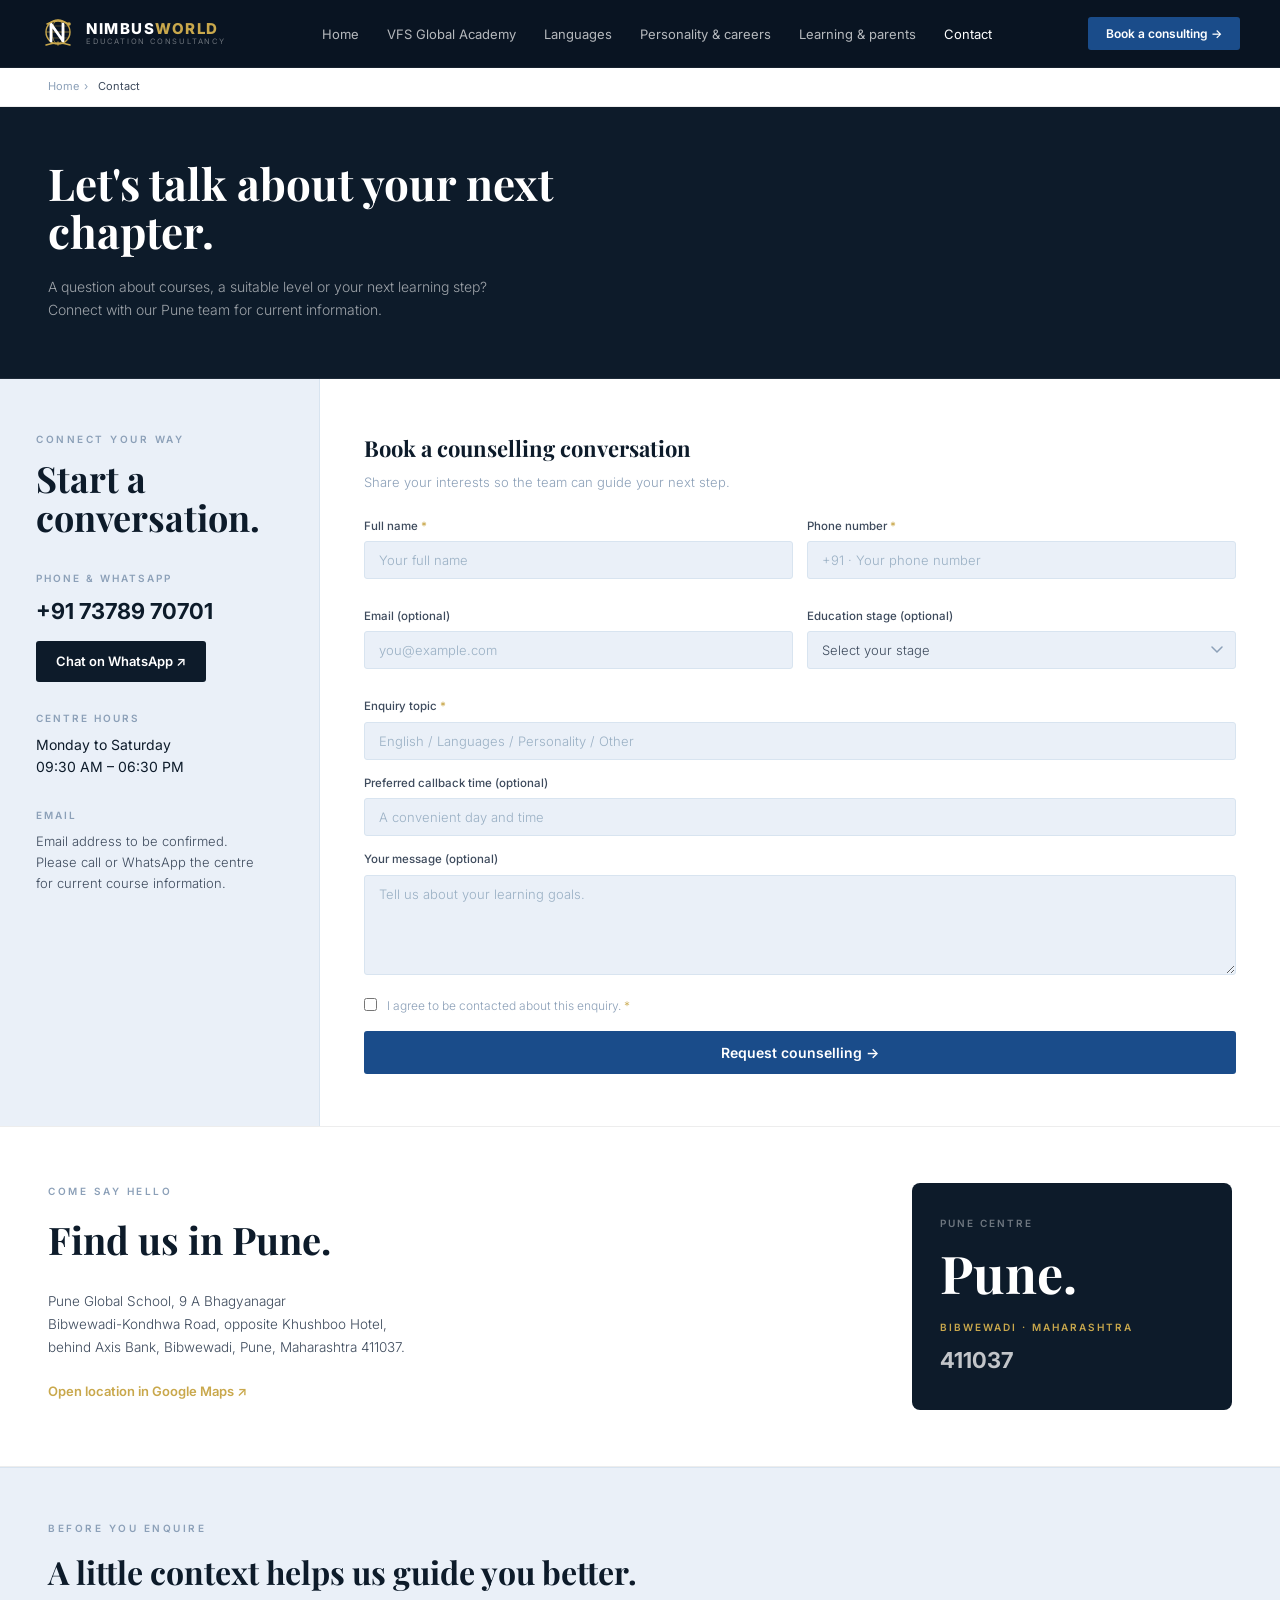
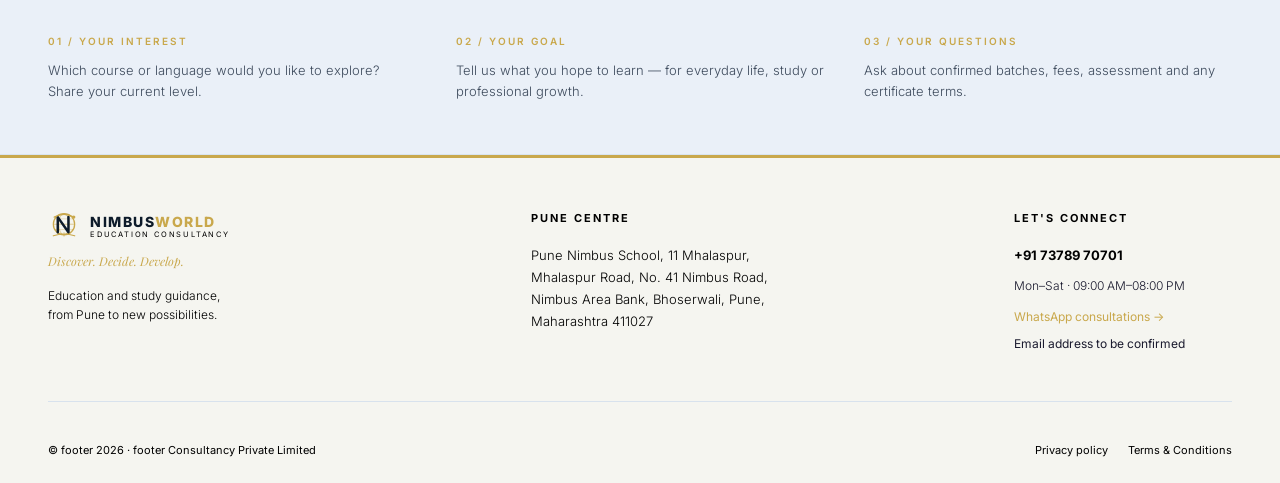
<file: contact.html>
<!DOCTYPE html>
<html lang="en">
<head>
  <meta charset="UTF-8" />
  <meta name="viewport" content="width=device-width, initial-scale=1.0" />
  <title>NimbusWorld – Contact</title>
  <link rel="preconnect" href="https://fonts.googleapis.com">
  <link rel="preconnect" href="https://fonts.gstatic.com" crossorigin>
  <link href="https://fonts.googleapis.com/css2?family=Playfair+Display:ital,wght@0,400;0,600;0,700;0,800;0,900;1,400;1,700&family=Inter:wght@300;400;500;600;700&display=swap" rel="stylesheet">
  <link rel="stylesheet" href="css/style.css" />
  <style>
    * { box-sizing: border-box; margin: 0; padding: 0; }
    body { font-family: 'Inter', sans-serif; background: #fff; color: #1a1a2e; }

    /* this is breadcrumb */
    .ct-breadcrumb {
      padding: 10px 48px;
      font-size: 11px;
      color: #8ca0b8;
      background: #ffffff;
      border-bottom: 1px solid rgba(0,0,0,0.07);
    }
    .ct-breadcrumb a { color: #8ca0b8; text-decoration: none; }
    .ct-breadcrumb span { margin: 0 5px; color: #8ca0b8; }
    .ct-breadcrumb .current { color: #3d4a5c; }

    /* hero */
    .ct-hero {
      background: #0d1b2a;
      padding: 52px 48px 56px;
      border-bottom: 1px solid rgba(255,255,255,0.07);
    }

    .ct-hero h1 {
      font-family: 'Playfair Display', Georgia, serif;
      font-size: 44px;
      font-weight: 700;
      color: #ffffff;
      line-height: 1.1;
      margin-bottom: 20px;
      max-width: 680px;
    }

    .ct-hero p {
      font-size: 14px;
      color: rgba(255,255,255,0.6);
      line-height: 1.65;
      font-weight: 300;
      max-width: 440px;
    }

    /* contact body */
    .ct-body {
      background: #fff;
      padding: 0;
      display: grid;
      grid-template-columns: 320px 1fr;
      gap: 0;
      align-items: start;
      border-bottom: 1px solid rgba(0,0,0,0.07);
    }

    /* Left column — light blue */
    .ct-left {
      background: #eaf0f8;
      padding: 52px 36px;
      border-right: 1px solid #d8e4f0;
      min-height: 100%;
    }

    /* Left column */
    .ct-left .ct-col-label {
      font-size: 10px;
      letter-spacing: 2.5px;
      text-transform: uppercase;
      color: #8ca0b8;
      font-weight: 600;
      margin-bottom: 12px;
    }

    .ct-left h2 {
      font-family: 'Playfair Display', Georgia, serif;
      font-size: 36px;
      font-weight: 700;
      color: #0d1b2a;
      line-height: 1.1;
      margin-bottom: 32px;
    }

    .ct-contact-block {
      margin-bottom: 28px;
    }

    .ct-contact-block .block-label {
      font-size: 10px;
      letter-spacing: 2px;
      text-transform: uppercase;
      color: #8ca0b8;
      font-weight: 600;
      margin-bottom: 8px;
    }

    .ct-contact-block .phone-num {
      font-size: 22px;
      font-weight: 700;
      color: #0d1b2a;
      font-family: 'Inter', sans-serif;
      margin-bottom: 12px;
    }

    .ct-whatsapp-btn {
      display: inline-flex;
      align-items: center;
      gap: 8px;
      background: #0d1b2a;
      color: #fff;
      font-size: 13px;
      font-weight: 600;
      padding: 10px 20px;
      border-radius: 3px;
      text-decoration: none;
      transition: background 0.2s;
      font-family: 'Inter', sans-serif;
    }
    .ct-whatsapp-btn:hover { background: #1a3050; }

    .ct-contact-block .hours-text {
      font-size: 14px;
      font-weight: 400;
      color: #0d1b2a;
      line-height: 1.6;
    }

    .ct-contact-block .email-note {
      font-size: 13px;
      color: #3d4a5c;
      font-weight: 300;
      line-height: 1.65;
    }

    /* Right column — form */
    .ct-form-wrap {
      background: #fff;
      padding: 52px 44px;
    }

    .ct-form-wrap h3 {
      font-family: 'Playfair Display', Georgia, serif;
      font-size: 22px;
      font-weight: 700;
      color: #0d1b2a;
      margin-bottom: 6px;
    }

    .ct-form-wrap .form-desc {
      font-size: 13px;
      color: #8ca0b8;
      font-weight: 300;
      margin-bottom: 24px;
    }

    .ct-form .form-row {
      display: grid;
      grid-template-columns: 1fr 1fr;
      gap: 14px;
      margin-bottom: 14px;
    }

    .ct-form .form-group {
      margin-bottom: 14px;
    }

    .ct-form label {
      display: block;
      font-size: 11.5px;
      font-weight: 500;
      color: #3d4a5c;
      margin-bottom: 6px;
      font-family: 'Inter', sans-serif;
    }

    .ct-form label .req { color: #c9a84c; }

    /* Input fields —> light blue background */
    .ct-form input,
    .ct-form select,
    .ct-form textarea {
      width: 100%;
      background: #eaf0f8;
      border: 1px solid #d8e4f0;
      border-radius: 3px;
      padding: 10px 14px;
      font-size: 13px;
      color: #1a1a2e;
      font-family: 'Inter', sans-serif;
      font-weight: 300;
      outline: none;
      transition: border-color 0.2s, background 0.2s;
    }

    .ct-form input::placeholder,
    .ct-form textarea::placeholder {
      color: #9ab0c4;
      font-weight: 300;
    }

    .ct-form input:focus,
    .ct-form select:focus,
    .ct-form textarea:focus {
      border-color: #0d1b2a;
      background: #f0f6fc;
    }

    .ct-form textarea {
      resize: vertical;
      min-height: 100px;
    }

    .ct-form select {
      color: #3d4a5c;
      appearance: none;
      background-image: url("data:image/svg+xml,%3Csvg xmlns='http://www.w3.org/2000/svg' width='12' height='8' viewBox='0 0 12 8'%3E%3Cpath d='M1 1l5 5 5-5' stroke='%238ca0b8' stroke-width='1.5' fill='none' stroke-linecap='round'/%3E%3C/svg%3E");
      background-repeat: no-repeat;
      background-position: right 12px center;
      background-color: #eaf0f8;
      padding-right: 32px;
    }

    .ct-form .consent-row {
      display: flex;
      align-items: flex-start;
      gap: 10px;
      margin-bottom: 16px;
    }

    .ct-form .consent-row input[type="checkbox"] {
      width: auto;
      margin-top: 2px;
      flex-shrink: 0;
      cursor: pointer;
      accent-color: #0d1b2a;
    }

    .ct-form .consent-row label {
      font-size: 12px;
      color: #8ca0b8;
      font-weight: 300;
      margin-bottom: 0;
      cursor: pointer;
    }

    .ct-submit-btn {
      width: 100%;
      background: #1a4c8a;
      color: #fff;
      border: none;
      border-radius: 3px;
      padding: 13px;
      font-size: 14px;
      font-weight: 600;
      font-family: 'Inter', sans-serif;
      cursor: pointer;
      transition: background 0.2s;
      display: flex;
      align-items: center;
      justify-content: center;
      gap: 8px;
    }
    .ct-submit-btn:hover { background: #163f75; }

    /* find us section */
    .ct-find {
      background: #fff;
      padding: 56px 48px;
      display: grid;
      grid-template-columns: 1fr 320px;
      gap: 48px;
      align-items: start;
      border-bottom: 1px solid rgba(0,0,0,0.07);
    }

    .ct-find-left .ct-col-label {
      font-size: 10px;
      letter-spacing: 2.5px;
      text-transform: uppercase;
      color: #8ca0b8;
      font-weight: 600;
      margin-bottom: 10px;
    }

    .ct-find-left h2 {
      font-family: 'Playfair Display', Georgia, serif;
      font-size: 38px;
      font-weight: 700;
      color: #0d1b2a;
      margin-bottom: 20px;
    }

    .ct-find-left p {
      font-size: 13.5px;
      color: #3d4a5c;
      font-weight: 300;
      line-height: 1.7;
      margin-bottom: 20px;
      max-width: 380px;
    }

    .ct-maps-link {
      font-size: 13px;
      font-weight: 600;
      color: #c9a84c;
      text-decoration: none;
      display: inline-flex;
      align-items: center;
      gap: 5px;
    }
    .ct-maps-link:hover { opacity: 0.8; }

    /* Pune card */
    .ct-pune-card {
      background: #0d1b2a;
      border-radius: 8px;
      padding: 32px 28px;
    }

    .ct-pune-card .pune-label {
      font-size: 10px;
      letter-spacing: 2px;
      text-transform: uppercase;
      color: rgba(255,255,255,0.4);
      font-weight: 600;
      margin-bottom: 16px;
    }

    .ct-pune-card .pune-city {
      font-family: 'Playfair Display', Georgia, serif;
      font-size: 52px;
      font-weight: 700;
      color: #ffffff;
      line-height: 1;
      margin-bottom: 20px;
    }

    .ct-pune-card .pune-region {
      font-size: 10px;
      letter-spacing: 2px;
      text-transform: uppercase;
      color: #c9a84c;
      font-weight: 600;
      margin-bottom: 8px;
    }

    .ct-pune-card .pune-pin {
      font-size: 22px;
      font-weight: 700;
      color: rgba(255,255,255,0.75);
      font-family: 'Inter', sans-serif;
    }

    /* context sction */
    .ct-context {
      background: #eaf0f8;
      padding: 52px 48px;
      border-top: 1px solid #d8e4f0;
      border-bottom: 1px solid #d8e4f0;
    }

    .ct-context .ct-col-label {
      font-size: 10px;
      letter-spacing: 2.5px;
      text-transform: uppercase;
      color: #8ca0b8;
      font-weight: 600;
      margin-bottom: 10px;
    }

    .ct-context h2 {
      font-family: 'Playfair Display', Georgia, serif;
      font-size: 32px;
      font-weight: 700;
      color: #0d1b2a;
      margin-bottom: 36px;
    }

    .ct-context-grid {
      display: grid;
      grid-template-columns: repeat(3, 1fr);
      gap: 40px;
    }

    .ct-context-item .ci-label {
      font-size: 10px;
      letter-spacing: 2px;
      text-transform: uppercase;
      color: #c9a84c;
      font-weight: 600;
      margin-bottom: 10px;
    }

    .ct-context-item p {
      font-size: 13px;
      color: #3d4a5c;
      font-weight:   300;
      line-height:  1.65;
    }

    /* ── footer ── */
    .ct-footer {
      background: #fafbf6;
      padding: 44px 48px 20px;
    }

    .ct-footer-grid {
      display: grid;
      grid-template-columns: 2fr 2fr 1.5fr;
      gap: 48px;
      margin-bottom: 32px;
      padding-bottom: 28px;
      border-bottom: 1px solid rgba(255,255,255,0.07);
    }

    .ct-footer-brand .brand-row {
      display: flex;
      align-items: center;
      gap: 10px;
      margin-bottom: 4px;
    }

    .ct-footer-brand .brand-name {
      font-size: 14px;
      font-weight: 800;
      letter-spacing: 1.5px;
      text-transform: uppercase;
      font-family: 'Inter', sans-serif;
    }
    .ct-footer-brand .brand-name .p1 { color: #fff; }
    .ct-footer-brand .brand-name .p2 { color: #c9a84c; }

    .ct-footer-brand .tagline {
      font-size: 12px;
      color: #c9a84c;
      font-style: italic;
      font-family: 'Playfair Display', Georgia, serif;
      margin-bottom: 10px;
    }

    .ct-footer-brand p {
      font-size: 12px;
      color: rgba(255,255,255,0.35);
      line-height: 1.65;
      font-weight: 300;
      max-width: 220px;
    }

    .ct-footer-col h4 {
      font-size: 10px;
      letter-spacing: 2px;
      text-transform: uppercase;
      color: rgba(255,255,255,0.4);
      font-weight: 600;
      margin-bottom: 14px;
    }

    .ct-footer-col p {
      font-size: 12.5px;
      color: rgba(255,255,255,0.6);
      line-height: 1.7;
      font-weight: 300;
      margin-bottom: 6px;
    }

    .ct-footer-col p strong {
      color: #fff;
      font-weight: 600;
      font-size: 20px;
    }

    .ct-footer-col a {
      display: inline-block;
      font-size: 12.5px;
      color: #c9a84c;
      text-decoration: none;
      margin-bottom: 5px;
    }

    .ct-footer-col a.muted {
      color: rgba(255,255,255,0.3);
      font-size: 11px;
    }

    .ct-footer-bottom {
      display: flex;
      justify-content: space-between;
      align-items: center;
    }

    .ct-footer-bottom p {
      font-size: 11px;
      color: rgba(255,255,255,0.2);
    }

    /* success message */
    .success-msg {
      display: none;
      background: rgba(201,168,76,0.1);
      border: 1px solid rgba(201,168,76,0.3);
      border-radius: 4px;
      padding: 14px 18px;
      font-size: 13px;
      color: #c9a84c;
      margin-top: 14px;
      text-align: center;
    }

    @media (max-width: 900px) {
      .ct-hero, .ct-body, .ct-find,
      .ct-context, .ct-footer { padding-left: 24px; padding-right: 24px; }
      .ct-breadcrumb { padding-left: 24px; }
      .ct-body { grid-template-columns: 1fr; gap: 40px; }
      .ct-find { grid-template-columns: 1fr; gap: 32px; }
      .ct-context-grid { grid-template-columns: 1fr; gap: 28px; }
      .ct-footer-grid { grid-template-columns: 1fr 1fr; gap: 28px; }
      .ct-form .form-row { grid-template-columns: 1fr; }
    }
    @media (max-width: 580px) {
      .ct-hero h1 { font-size: 32px; }
      .ct-footer-grid { grid-template-columns: 1fr; }
    }
  </style>
</head>
<body>

  <!-- navbar -->
  <nav class="navbar">
    <a href="index.html" class="nav-logo">
      <svg class="nav-logo-icon" viewBox="0 0 36 36" fill="none" xmlns="http://www.w3.org/2000/svg">
        <circle cx="18" cy="16" r="12" fill="none" stroke="#c9a84c" stroke-width="1.4"/>
        <ellipse cx="18" cy="16" rx="6" ry="12" fill="none" stroke="#c9a84c" stroke-width="0.9" opacity="0.7"/>
        <line x1="6" y1="16" x2="30" y2="16" stroke="#c9a84c" stroke-width="0.9" opacity="0.7"/>
        <line x1="8" y1="10" x2="28" y2="10" stroke="#c9a84c" stroke-width="0.7" opacity="0.5"/>
        <line x1="8" y1="22" x2="28" y2="22" stroke="#c9a84c" stroke-width="0.7" opacity="0.5"/>
        <path d="M11 25 L11 8 L23 25 L23 8" stroke="white" stroke-width="2.8" stroke-linecap="round" stroke-linejoin="round" fill="none"/>
        <path d="M7 8 Q18 2 29 8" stroke="#c9a84c" stroke-width="1.5" fill="none" stroke-linecap="round"/>
        <circle cx="29" cy="8" r="1.8" fill="#c9a84c"/>
        <path d="M6 29 Q18 25 30 29" stroke="#c9a84c" stroke-width="1.4" fill="none" stroke-linecap="round"/>
        <line x1="18" y1="25" x2="18" y2="30" stroke="#c9a84c" stroke-width="1" opacity="0.6"/>
      </svg>
      <div class="nav-logo-text">
        <div class="nav-logo-name"><span class="part1">NIMBUS</span><span class="part2">WORLD</span></div>
        <div class="nav-logo-sub">Education Consultancy</div>
      </div>
    </a>
    <ul class="nav-links">
      <li><a href="index.html">Home</a></li>
      <li><a href="vfs-global-academy.html">VFS Global Academy</a></li>
      <li><a href="languages.html">Languages</a></li>
      <li><a href="personality-career.html">Personality &amp; careers</a></li>
      <li><a href="learning-parents.html">Learning &amp; parents</a></li>
      <li><a href="contact.html" class="active">Contact</a></li>
    </ul>
    <div class="nav-actions">
      <a href="contact.html" class="btn btn-primary btn-sm">Book a consulting →</a>
    </div>
  </nav>

  <!-- this is breadcrumb -->
  <div class="ct-breadcrumb">
    <a href="index.html">Home</a><span>›</span><span class="current">Contact</span>
  </div>

  <!-- hero -->
  <section class="ct-hero">
    <h1>Let's talk about your next chapter.</h1>
    <p>A question about courses, a suitable level or your next learning step?<br>Connect with our Pune team for current information.</p>
  </section>

  <!-- contact body -->
  <section class="ct-body">

    <!-- Left — contact info -->
    <div class="ct-left">
      <p class="ct-col-label">Connect your way</p>
      <h2>Start a conversation.</h2>

      <div class="ct-contact-block">
        <p class="block-label">Phone &amp; WhatsApp</p>
        <div class="phone-num">+91 73789 70701</div>
        <a href="https://wa.me/917378970701" class="ct-whatsapp-btn" target="_blank" rel="noopener">
          Chat on WhatsApp ↗
        </a>
      </div>

      <div class="ct-contact-block">
        <p class="block-label">Centre Hours</p>
        <div class="hours-text">Monday to Saturday<br>09:30 AM – 06:30 PM</div>
      </div>

      <div class="ct-contact-block">
        <p class="block-label">Email</p>
        <p class="email-note">Email address to be confirmed.<br>Please call or WhatsApp the centre<br>for current course information.</p>
      </div>
    </div>

    <!-- ct from wrap class-->
    <div class="ct-form-wrap">
      <h3>Book a counselling conversation</h3>
      <p class="form-desc">Share your interests so the team can guide your next step.</p>

      <form class="ct-form" id="ctForm" onsubmit="submitCtForm(event)">
        <div class="form-row">
          <div class="form-group">
            <label>Full name <span class="req">*</span></label>
            <input type="text" placeholder="Your full name" required />
          </div>
          <div class="form-group">
            <label>Phone number <span class="req">*</span></label>
            <input type="tel" placeholder="+91 · Your phone number" required />
          </div>
        </div>

        <div class="form-row">
          <div class="form-group">
            <label>Email (optional)</label>
            <input type="email" placeholder="you@example.com" />
          </div>
          <div class="form-group">
            <label>Education stage (optional)</label>
            <select>
              <option value="" disabled selected>Select your stage</option>
              <option>School student</option>
              <option>College student</option>
              <option>Graduate</option>
              <option>Working professional</option>
              <option>Parent enquiring</option>
              <option>Other</option>
            </select>
          </div>
        </div>

        <div class="form-group">
          <label>Enquiry topic <span class="req">*</span></label>
          <input type="text" placeholder="English / Languages / Personality / Other" required />
        </div>

        <div class="form-group">
          <label>Preferred callback time (optional)</label>
          <input type="text" placeholder="A convenient day and time" />
        </div>

        <div class="form-group">
          <label>Your message (optional)</label>
          <textarea placeholder="Tell us about your learning goals."></textarea>
        </div>

        <div class="consent-row">
          <input type="checkbox" id="consent" required />
          <label for="consent">I agree to be contacted about this enquiry. <span class="req">*</span></label>
        </div>

        <button type="submit" class="ct-submit-btn">Request counselling →</button>
        <div class="success-msg" id="ctSuccess">
          ✓ Request sent. Our Pune team will reach out to you shortly.
        </div>
      </form>
    </div>

  </section>

  <!-- find us class -->
  <section class="ct-find">
    <div class="ct-find-left">
      <p class="ct-col-label">Come say hello</p>
      <h2>Find us in Pune.</h2>
      <p>Pune Global School, 9 A Bhagyanagar<br>
      Bibwewadi-Kondhwa Road, opposite Khushboo Hotel,<br>
      behind Axis Bank, Bibwewadi, Pune, Maharashtra 411037.</p>
      <a href="https://maps.google.com" target="_blank" rel="noopener" class="ct-maps-link">Open location in Google Maps ↗</a>
    </div>

    <!-- Pune card -->
    <div class="ct-pune-card">
      <p class="pune-label">Pune Centre</p>
      <div class="pune-city">Pune.</div>
      <p class="pune-region">Bibwewadi · Maharashtra</p>
      <div class="pune-pin">411037</div>
    </div>
  </section>

  <!-- context cha section -->
  <section class="ct-context">
    <p class="ct-col-label">Before you enquire</p>
    <h2>A little context helps us guide you better.</h2>

    <div class="ct-context-grid">
      <div class="ct-context-item">
        <p class="ci-label">01 / Your interest</p>
        <p>Which course or language would you like to explore? Share your current level.</p>
      </div>
      <div class="ct-context-item">
        <p class="ci-label">02 / Your goal</p>
        <p>Tell us what you hope to learn — for everyday life, study or professional growth.</p>
      </div>
      <div class="ct-context-item">
        <p class="ci-label">03 / Your questions</p>
        <p>Ask about confirmed batches, fees, assessment and any certificate terms.</p>
      </div>
    </div>
  </section>

  <!-- footer-->
  <footer>
    <div class="footer-grid">
      <div class="footer-brand">
        <div class="footer-logo">
          <svg class="nav-logo-icon" viewBox="0 0 36 36" fill="none" xmlns="http://www.w3.org/2000/svg">
            <circle cx="18" cy="16" r="12" fill="none" stroke="#c9a84c" stroke-width="1.4"/>
            <ellipse cx="18" cy="16" rx="6" ry="12" fill="none" stroke="#c9a84c" stroke-width="0.9" opacity="0.7"/>
            <line x1="6" y1="16" x2="30" y2="16" stroke="#c9a84c" stroke-width="0.9" opacity="0.7"/>
            <line x1="8" y1="10" x2="28" y2="10" stroke="#c9a84c" stroke-width="0.7" opacity="0.5"/>
            <line x1="8" y1="22" x2="28" y2="22" stroke="#c9a84c" stroke-width="0.7" opacity="0.5"/>
            <path d="M11 25 L11 8 L23 25 L23 8" stroke="#0d1b2a" stroke-width="2.8" stroke-linecap="round" stroke-linejoin="round" fill="none"/>
            <path d="M7 8 Q18 2 29 8" stroke="#c9a84c" stroke-width="1.5" fill="none" stroke-linecap="round"/>
            <circle cx="29" cy="8" r="1.8" fill="#c9a84c"/>
            <path d="M6 29 Q18 25 30 29" stroke="#c9a84c" stroke-width="1.4" fill="none" stroke-linecap="round"/>
            <line x1="18" y1="25" x2="18" y2="30" stroke="#c9a84c" stroke-width="1" opacity="0.6"/>
          </svg>
          <div class="nav-logo-text">
            <div class="nav-logo-name"><span class="part1">NIMBUS</span><span class="part2">WORLD</span></div>
            <div class="nav-logo-sub">Education Consultancy</div>
          </div>
        </div>
        <div class="footer-tagline">Discover. Decide. Develop.</div>
        <p>Education and study guidance,<br>from Pune to new possibilities.</p>
      </div>

      <div class="footer-col">
        <h4>Pune Centre</h4>
        <p>Pune Nimbus School, 11 Mhalaspur,<br>
        Mhalaspur Road, No. 41 Nimbus Road,<br>
        Nimbus Area Bank, Bhoserwali, Pune,<br>
        Maharashtra 411027</p>
      </div>

      <div class="footer-col">
        <h4>Let's Connect</h4>
        <p><strong>+91 73789 70701</strong></p>
        <p style="font-size:12px; color:var(--darkblack);">Mon–Sat · 09:00 AM–08:00 PM</p>
        <a href="https://wa.me/917378970701" target="_blank" rel="noopener">WhatsApp consultations →</a>
        <a href="mailto:hello@nimbusworld.in" style="color:var(--darkblack); font-size:12px;">Email address to be confirmed</a>
      </div>
    </div>

    <div class="footer-bottom">
      <p>© footer 2026 · footer Consultancy Private Limited</p>
      <div class="footer-bottom-links">
        <a href="#">Privacy policy</a>
        <a href="#">Terms &amp; Conditions</a>
      </div>
    </div>
  </footer>

  <script src="js/main.js"></script>
  <script>
    function submitCtForm(e) {
      e.preventDefault();
      const btn = e.target.querySelector('.ct-submit-btn');
      btn.textContent = 'Sending...';
      btn.disabled = true;
      setTimeout(() => {
        document.getElementById('ctSuccess').style.display = 'block';
        btn.textContent = 'Request sent ✓';
        btn.style.background = '#1a3050';
      }, 900);
    }
  </script>
</body>
</html>
</file>
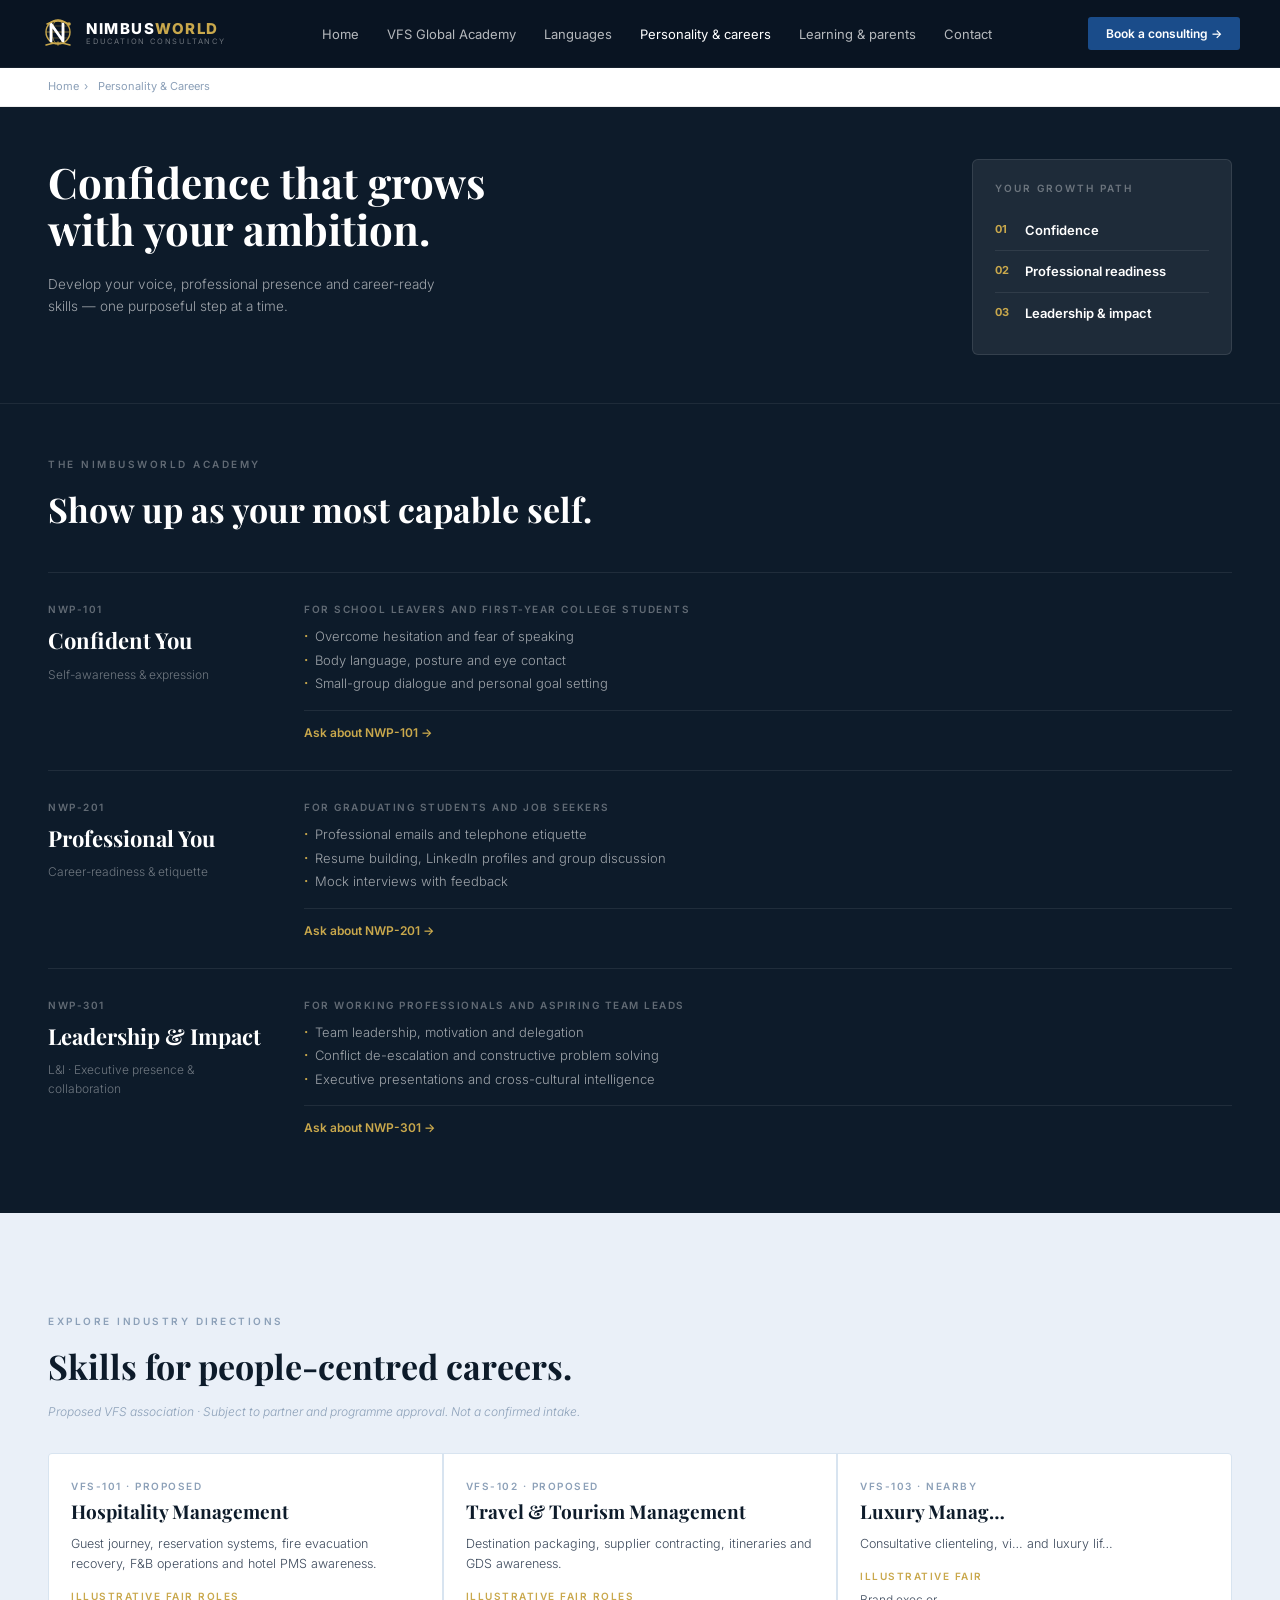
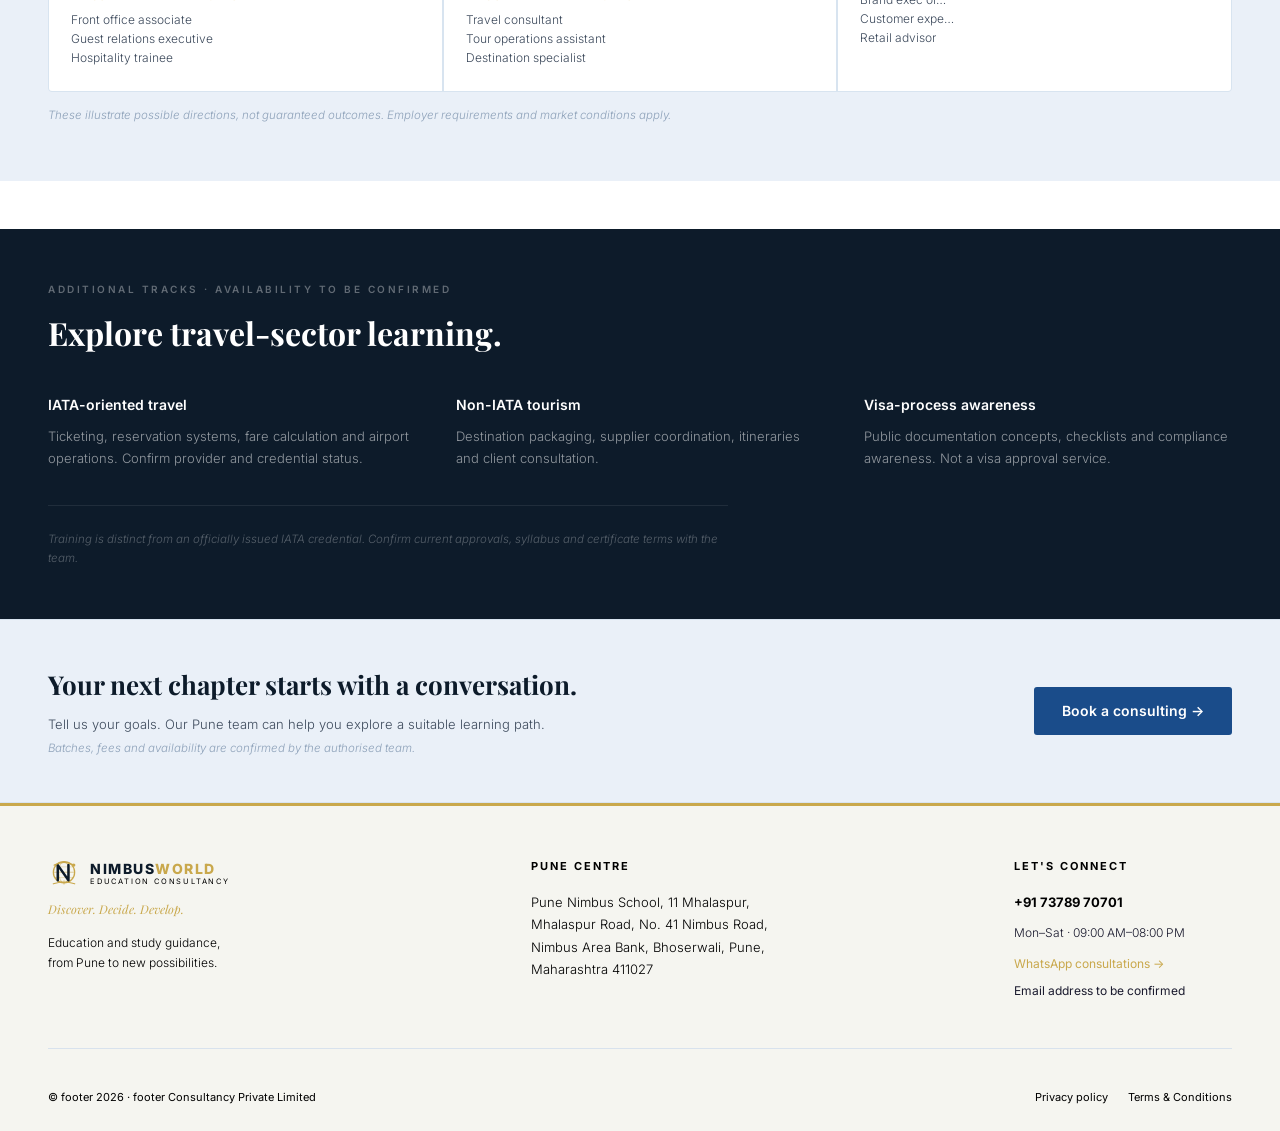
<file: personality-career.html>
<!DOCTYPE html>
<html lang="en">
<head>
  <meta charset="UTF-8" />
  <meta name="viewport" content="width=device-width, initial-scale=1.0" />
  <title>NimbusWorld – Personality &amp; Careers</title>
  <link rel="preconnect" href="https://fonts.googleapis.com">
  <link rel="preconnect" href="https://fonts.gstatic.com" crossorigin>
  <link href="https://fonts.googleapis.com/css2?family=Playfair+Display:ital,wght@0,400;0,600;0,700;0,800;0,900;1,400;1,700&family=Inter:wght@300;400;500;600;700&display=swap" rel="stylesheet">
  <link rel="stylesheet" href="css/style.css" />
  <style>
    * { box-sizing: border-box; margin: 0; padding: 0; }
    body { font-family: 'Inter', sans-serif; background: #fff; color: #1a1a2e; }

    /* breadcrumb */
    .pc-breadcrumb {
      padding: 10px 48px;
      font-size: 11px;
      color: #8ca0b8;
      background: #fff;
      border-bottom: 1px solid rgba(0,0,0,0.07);
      font-family: 'Inter', sans-serif;
    }
    .pc-breadcrumb a { color: #8ca0b8; text-decoration: none; }
    .pc-breadcrumb span { margin: 0 5px; }

    /* hero */
    .pc-hero {
      background: #0d1b2a;
      padding: 52px 48px 48px;
      display: grid;
      grid-template-columns: 1fr 260px;
      gap: 40px;
      align-items: start;
      border-bottom: 1px solid rgba(255,255,255,0.07);
    }

    .pc-hero-left h1 {
      font-family: 'Playfair Display', Georgia, serif;
      font-size: 42px;
      font-weight: 700;
      color: #ffffff;
      line-height: 1.12;
      margin-bottom: 20px;
    }

    .pc-hero-left p {
      font-size: 13.5px;
      color: rgba(255,255,255,0.6);
      line-height: 1.65;
      font-weight: 300;
      max-width: 400px;
    }

    /* this is grwoth index card */
    .pc-index-card {
      background: rgba(255,255,255,0.07);
      border: 1px solid rgba(255,255,255,0.1);
      border-radius: 6px;
      padding: 20px 22px;
    }

    .pc-index-card .index-label {
      font-size: 10px;
      letter-spacing: 2px;
      text-transform: uppercase;
      color: rgba(255,255,255,0.35);
      font-weight: 600;
      font-family: 'Inter', sans-serif;
      margin-bottom: 14px;
    }

    .pc-index-item {
      display: flex;
      align-items: flex-start;
      gap: 10px;
      padding: 10px 0;
      border-bottom: 1px solid rgba(255,255,255,0.08);
    }
    .pc-index-item:last-child { border-bottom: none; }

    .pc-index-num {
      font-size: 11px;
      color: #c9a84c;
      font-weight: 700;
      min-width: 20px;
      margin-top: 1px;
    }

    .pc-index-info h4 {
      font-size: 13px;
      font-weight: 600;
      color: #ffffff;
      font-family: 'Inter', sans-serif;
    }

    /* academy cha section */
    .pc-academy {
      padding: 52px 48px 0;
      background: #0d1b2a;
    }

    .pc-academy .pc-label {
      font-size: 10px;
      letter-spacing: 2.5px;
      text-transform: uppercase;
      color: rgba(255,255,255,0.35);
      font-weight: 600;
      font-family: 'Inter', sans-serif;
      margin-bottom: 10px;
    }

    .pc-academy h2 {
      font-family: 'Playfair Display', Georgia, serif;
      font-size: 34px;
      font-weight: 700;
      color: #ffffff;
      margin-bottom: 36px;
    }

    /* Programme che rows —> 3 rows */
    .pc-prog-row {
      display: grid;
      grid-template-columns: 220px 1fr;
      gap: 36px;
      padding: 28px 0;
      border-top: 1px solid rgba(255,255,255,0.08);
      align-items: start;
    }

    .pc-prog-left .pc-code {
      font-size: 10px;
      letter-spacing: 1.5px;
      text-transform: uppercase;
      color: rgba(255,255,255,0.35);
      font-weight: 600;
      font-family: 'Inter', sans-serif;
      margin-bottom: 6px;
    }

    .pc-prog-left h3 {
      font-family: 'Playfair Display', Georgia, serif;
      font-size: 22px;
      font-weight: 700;
      color: #ffffff;
      margin-bottom: 6px;
    }

    .pc-prog-left .pc-sub {
      font-size: 12px;
      color: rgba(255,255,255,0.4);
      font-weight: 300;
      font-family: 'Inter', sans-serif;
    }

    .pc-prog-right .pc-for-label {
      font-size: 10px;
      letter-spacing: 1.5px;
      text-transform: uppercase;
      color: rgba(255,255,255,0.35);
      font-weight: 600;
      font-family: 'Inter', sans-serif;
      margin-bottom: 8px;
    }

    .pc-prog-right ul {
      list-style: none;
      padding: 0;
      margin-bottom: 14px;
    }

    .pc-prog-right ul li {
      font-size: 13px;
      color: rgba(255,255,255,0.6);
      font-weight: 300;
      font-family: 'Inter', sans-serif;
      padding: 2px 0;
      display: flex;
      align-items: flex-start;
      gap: 7px;
      line-height: 1.5;
    }

    .pc-prog-right ul li::before {
      content: '·';
      color: #c9a84c;
      font-weight: 700;
      flex-shrink: 0;
    }

    .pc-ask-link {
      font-size: 12px;
      font-weight: 600;
      color: #c9a84c;
      font-family: 'Inter', sans-serif;
      display: block;
      text-decoration: none;
      transition: opacity 0.2s;
      border-top: 1px solid rgba(255,255,255,0.08);
      padding-top: 12px;
    }
    .pc-ask-link:hover { opacity: 0.7; }

    /* industry che section */
    .pc-industry {
      padding: 52px 48px 0;
      background: #eaf0f8;
    }

    .pc-industry .pc-label {
      font-size: 10px;
      letter-spacing: 2.5px;
      text-transform: uppercase;
      color: #8ca0b8;
      font-weight: 600;
      font-family: 'Inter', sans-serif;
      margin-bottom: 10px;
    }

    .pc-industry h2 {
      font-family: 'Playfair Display', Georgia, serif;
      font-size: 34px;
      font-weight: 700;
      color: #0d1b2a;
      margin-bottom: 8px;
    }

    .pc-industry .pc-note {
      font-size: 12px;
      color: #8ca0b8;
      font-weight: 300;
      font-style: italic;
      font-family: 'Inter', sans-serif;
      margin-bottom: 32px;
    }

    .pc-industry-grid {
      display: grid;
      grid-template-columns: repeat(3, 1fr);
      gap: 2px;
      border: 1px solid #d8e4f0;
      border-radius: 4px;
      overflow: hidden;
      background: #d8e4f0;
    }

    .pc-industry-card {
      background: #fff;
      padding: 24px 22px;
    }

    .pc-industry-card .ic-code {
      font-size: 10px;
      letter-spacing: 1.5px;
      text-transform: uppercase;
      color: #8ca0b8;
      font-weight: 600;
      font-family: 'Inter', sans-serif;
      margin-bottom: 6px;
    }

    .pc-industry-card h3 {
      font-family: 'Playfair Display', Georgia, serif;
      font-size: 19px;
      font-weight: 700;
      color: #0d1b2a;
      margin-bottom: 10px;
      line-height: 1.25;
    }

    .pc-industry-card p {
      font-size: 12.5px;
      color: #3d4a5c;
      font-weight: 300;
      font-family: 'Inter', sans-serif;
      line-height: 1.6;
      margin-bottom: 14px;
    }

    .pc-industry-card .ic-roles-label {
      font-size: 10px;
      letter-spacing: 1.5px;
      text-transform: uppercase;
      color: #c9a84c;
      font-weight: 600;
      font-family: 'Inter', sans-serif;
      margin-bottom: 6px;
    }

    .pc-industry-card .ic-roles {
      font-size: 12px;
      color: #3d4a5c;
      font-weight: 300;
      font-family: 'Inter', sans-serif;
      line-height: 1.6;
    }

    .pc-industry-note {
      font-size: 11.5px;
      color: #8ca0b8;
      font-weight: 300;
      font-style: italic;
      font-family: 'Inter', sans-serif;
      margin-top: 14px;
      padding-bottom: 8px;
    }

    /* travel sector section  */
    .pc-travel {
      background: #0d1b2a;
      padding: 52px 48px;
      margin-top: 48px;
    }

    .pc-travel .pc-label-light {
      font-size: 10px;
      letter-spacing: 2.5px;
      text-transform: uppercase;
      color: rgba(255,255,255,0.35);
      font-weight: 600;
      font-family: 'Inter', sans-serif;
      margin-bottom: 10px;
    }

    .pc-travel h2 {
      font-family: 'Playfair Display', Georgia, serif;
      font-size: 32px;
      font-weight: 700;
      color: #fff;
      margin-bottom: 36px;
    }

    .pc-travel-grid {
      display: grid;
      grid-template-columns: repeat(3, 1fr);
      gap: 40px;
    }

    .pc-travel-item h4 {
      font-size: 14px;
      font-weight: 600;
      color: #fff;
      font-family: 'Inter', sans-serif;
      margin-bottom: 10px;
    }

    .pc-travel-item p {
      font-size: 13px;
      color: rgba(255,255,255,0.55);
      font-weight: 300;
      font-family: 'Inter', sans-serif;
      line-height: 1.65;
    }

    .pc-travel-disclaimer {
      margin-top: 36px;
      padding-top: 24px;
      border-top: 1px solid rgba(255,255,255,0.08);
      font-size: 11.5px;
      color: rgba(255,255,255,0.3);
      font-weight: 300;
      font-family: 'Inter', sans-serif;
      font-style: italic;
      max-width: 680px;
    }

    /* cta  */
    .pc-cta {
      background: #eaf0f8;
      padding: 44px 48px;
      display: flex;
      align-items: center;
      justify-content: space-between;
      gap: 40px;
      border-top: 1px solid #d8e4f0;
      border-bottom: 1px solid #d8e4f0;
    }

    .pc-cta h2 {
      font-family: 'Playfair Display', Georgia, serif;
      font-size: 26px;
      font-weight: 700;
      color: #0d1b2a;
      margin-bottom: 8px;
    }

    .pc-cta p {
      font-size: 13px;
      color: #3d4a5c;
      font-weight: 300;
      max-width: 520px;
      line-height: 1.6;
      font-family: 'Inter', sans-serif;
    }

    .pc-cta .cta-note {
      font-size: 11.5px;
      color: #8ca0b8;
      margin-top: 5px;
      font-style: italic;
    }

    .pc-cta-btn {
      display: inline-flex;
      align-items: center;
      gap: 8px;
      background: #1a4c8a;
      color: #fff;
      font-size: 14px;
      font-weight: 600;
      padding: 13px 28px;
      border-radius: 3px;
      font-family: 'Inter', sans-serif;
      text-decoration: none;
      white-space: nowrap;
      transition: background 0.2s;
    }
    .pc-cta-btn:hover { background: #163f75; }

    /* this is footer */
    .pc-footer {
      background: #fbfae6;
      padding: 44px 48px 20px;
    }

    .pc-footer-grid {
      display: grid;
      grid-template-columns: 2fr 2fr 1.5fr;
      gap: 48px;
      margin-bottom: 32px;
      padding-bottom: 28px;
      border-bottom: 1px solid rgba(255,255,255,0.07);
    }

    .pc-footer-brand .brand-row {
      display: flex;
      align-items: center;
      gap: 10px;
      margin-bottom: 4px;
    }

    .pc-footer-brand .brand-name {
      font-size: 14px;
      font-weight: 800;
      letter-spacing: 1.5px;
      text-transform: uppercase;
      font-family: 'Inter', sans-serif;
    }
    .pc-footer-brand .brand-name .p1 { color: #fff; }
    .pc-footer-brand .brand-name .p2 { color: #c9a84c; }

    .pc-footer-brand .tagline {
      font-size: 12px;
      color: #c9a84c;
      font-style: italic;
      font-family: 'Playfair Display', Georgia, serif;
      margin-bottom: 10px;
    }

    .pc-footer-brand p {
      font-size: 12px;
      color: rgba(255,255,255,0.35);
      line-height: 1.65;
      font-family: 'Inter', sans-serif;
      font-weight: 300;
      max-width: 220px;
    }

    .pc-footer-col h4 {
      font-size: 10px;
      letter-spacing: 2px;
      text-transform: uppercase;
      color: rgba(255,255,255,0.4);
      font-weight: 600;
      font-family: 'Inter', sans-serif;
      margin-bottom: 14px;
    }

    .pc-footer-col p {
      font-size: 12.5px;
      color: rgba(255,255,255,0.6);
      line-height: 1.7;
      font-family: 'Inter', sans-serif;
      font-weight: 300;
      margin-bottom: 6px;
    }

    .pc-footer-col p strong {
      color: #fff;
      font-weight: 600;
      font-size: 20px;
    }

    .pc-footer-col a {
      display: inline-block;
      font-size: 12.5px;
      color: #c9a84c;
      font-family: 'Inter', sans-serif;
      text-decoration: none;
      margin-bottom: 5px;
    }

    .pc-footer-col a.muted {
      color: rgba(255,255,255,0.3);
      font-size: 11px;
    }

    .pc-footer-bottom {
      display: flex;
      justify-content: space-between;
      align-items: center;
    }

    .pc-footer-bottom p {
      font-size: 11px;
      color: rgba(255,255,255,0.2);
      font-family: 'Inter', sans-serif;
    }

    @media (max-width: 900px) {
      .pc-hero, .pc-academy, .pc-industry, .pc-travel, .pc-cta, .pc-footer { padding-left: 24px; padding-right: 24px; }
      .pc-hero { grid-template-columns: 1fr; }
      .pc-index-card { display: none; }
      .pc-prog-row { grid-template-columns: 1fr; gap: 16px; }
      .pc-industry-grid { grid-template-columns: 1fr; }
      .pc-travel-grid { grid-template-columns: 1fr; gap: 28px; }
      .pc-cta { flex-direction: column; align-items: flex-start; }
      .pc-footer-grid { grid-template-columns: 1fr 1fr; gap: 28px; }
    }
  </style>
</head>
<body>

  <!-- navbar -->
  <nav class="navbar">
    <a href="index.html" class="nav-logo">
      <svg class="nav-logo-icon" viewBox="0 0 36 36" fill="none" xmlns="http://www.w3.org/2000/svg">
        <circle cx="18" cy="16" r="12" fill="none" stroke="#c9a84c" stroke-width="1.4"/>
        <ellipse cx="18" cy="16" rx="6" ry="12" fill="none" stroke="#c9a84c" stroke-width="0.9" opacity="0.7"/>
        <line x1="6" y1="16" x2="30" y2="16" stroke="#c9a84c" stroke-width="0.9" opacity="0.7"/>
        <line x1="8" y1="10" x2="28" y2="10" stroke="#c9a84c" stroke-width="0.7" opacity="0.5"/>
        <line x1="8" y1="22" x2="28" y2="22" stroke="#c9a84c" stroke-width="0.7" opacity="0.5"/>
        <path d="M11 25 L11 8 L23 25 L23 8" stroke="white" stroke-width="2.8" stroke-linecap="round" stroke-linejoin="round" fill="none"/>
        <path d="M7 8 Q18 2 29 8" stroke="#c9a84c" stroke-width="1.5" fill="none" stroke-linecap="round"/>
        <circle cx="29" cy="8" r="1.8" fill="#c9a84c"/>
        <path d="M6 29 Q18 25 30 29" stroke="#c9a84c" stroke-width="1.4" fill="none" stroke-linecap="round"/>
        <line x1="18" y1="25" x2="18" y2="30" stroke="#c9a84c" stroke-width="1" opacity="0.6"/>
      </svg>
      <div class="nav-logo-text">
        <div class="nav-logo-name"><span class="part1">NIMBUS</span><span class="part2">WORLD</span></div>
        <div class="nav-logo-sub">Education Consultancy</div>
      </div>
    </a>
    <ul class="nav-links">
      <li><a href="index.html">Home</a></li>
      <li><a href="vfs-global-academy.html">VFS Global Academy</a></li>
      <li><a href="languages.html">Languages</a></li>
      <li><a href="personality-career.html" class="active">Personality &amp; careers</a></li>
      <li><a href="learning-parents.html">Learning &amp; parents</a></li>
      <li><a href="contact.html">Contact</a></li>
    </ul>
    <div class="nav-actions">
      <a href="contact.html" class="btn btn-primary btn-sm">Book a consulting →</a>
    </div>
  </nav>

  <!-- breadcrumbs -->
  <div class="pc-breadcrumb">
    <a href="index.html">Home</a><span>›</span><span>Personality &amp; Careers</span>
  </div>

  <!-- hero section -->
  <section class="pc-hero">
    <div class="pc-hero-left">
      <h1>Confidence that grows<br>with your ambition.</h1>
      <p>Develop your voice, professional presence and career-ready<br>skills — one purposeful step at a time.</p>
    </div>

    <!-- Growth index card -->
    <div class="pc-index-card">
      <p class="index-label">Your Growth Path</p>
      <div class="pc-index-item">
        <div class="pc-index-num">01</div>
        <div class="pc-index-info"><h4>Confidence</h4></div>
      </div>
      <div class="pc-index-item">
        <div class="pc-index-num">02</div>
        <div class="pc-index-info"><h4>Professional readiness</h4></div>
      </div>
      <div class="pc-index-item">
        <div class="pc-index-num">03</div>
        <div class="pc-index-info"><h4>Leadership &amp; impact</h4></div>
      </div>
    </div>
  </section>

  <!-- academy cha section -->
  <section class="pc-academy" style="padding-bottom: 48px;">
    <p class="pc-label">The NimbusWorld Academy</p>
    <h2>Show up as your most capable self.</h2>

    <!-- NWP 101 -->
    <div class="pc-prog-row">
      <div class="pc-prog-left">
        <p class="pc-code">NWP-101</p>
        <h3>Confident You</h3>
        <p class="pc-sub">Self-awareness &amp; expression</p>
      </div>
      <div class="pc-prog-right">
        <p class="pc-for-label">For school leavers and first-year college students</p>
        <ul>
          <li>Overcome hesitation and fear of speaking</li>
          <li>Body language, posture and eye contact</li>
          <li>Small-group dialogue and personal goal setting</li>
        </ul>
        <a href="contact.html" class="pc-ask-link">Ask about NWP-101 →</a>
      </div>
    </div>

    <!-- NWP-201 -->
    <div class="pc-prog-row">
      <div class="pc-prog-left">
        <p class="pc-code">NWP-201</p>
        <h3>Professional You</h3>
        <p class="pc-sub">Career-readiness &amp; etiquette</p>
      </div>
      <div class="pc-prog-right">
        <p class="pc-for-label">For graduating students and job seekers</p>
        <ul>
          <li>Professional emails and telephone etiquette</li>
          <li>Resume building, LinkedIn profiles and group discussion</li>
          <li>Mock interviews with feedback</li>
        </ul>
        <a href="contact.html" class="pc-ask-link">Ask about NWP-201 →</a>
      </div>
    </div>

    <!-- NWP-301 -->
    <div class="pc-prog-row">
      <div class="pc-prog-left">
        <p class="pc-code">NWP-301</p>
        <h3>Leadership &amp; Impact</h3>
        <p class="pc-sub">L&amp;I · Executive presence &amp; collaboration</p>
      </div>
      <div class="pc-prog-right">
        <p class="pc-for-label">For working professionals and aspiring team leads</p>
        <ul>
          <li>Team leadership, motivation and delegation</li>
          <li>Conflict de-escalation and constructive problem solving</li>
          <li>Executive presentations and cross-cultural intelligence</li>
        </ul>
        <a href="contact.html" class="pc-ask-link">Ask about NWP-301 →</a>
      </div>
    </div>
  </section>

  <!-- industry section -->
  <section class="pc-industry" style="padding-bottom: 48px;">
    <p class="pc-label" style="margin-top:48px;">Explore Industry Directions</p>
    <h2>Skills for people-centred careers.</h2>
    <p class="pc-note">Proposed VFS association · Subject to partner and programme approval. Not a confirmed intake.</p>

    <div class="pc-industry-grid">

      <div class="pc-industry-card">
        <p class="ic-code">VFS-101 · Proposed</p>
        <h3>Hospitality Management</h3>
        <p>Guest journey, reservation systems, fire evacuation recovery, F&amp;B operations and hotel PMS awareness.</p>
        <p class="ic-roles-label">Illustrative fair roles</p>
        <div class="ic-roles">
          Front office associate<br>
          Guest relations executive<br>
          Hospitality trainee
        </div>
      </div>

      <div class="pc-industry-card">
        <p class="ic-code">VFS-102 · Proposed</p>
        <h3>Travel &amp; Tourism Management</h3>
        <p>Destination packaging, supplier contracting, itineraries and GDS awareness.</p>
        <p class="ic-roles-label">Illustrative fair roles</p>
        <div class="ic-roles">
          Travel consultant<br>
          Tour operations assistant<br>
          Destination specialist
        </div>
      </div>

      <div class="pc-industry-card">
        <p class="ic-code">VFS-103 · Nearby</p>
        <h3>Luxury Manag…</h3>
        <p>Consultative clienteling, vi… and luxury lif…</p>
        <p class="ic-roles-label">Illustrative fair</p>
        <div class="ic-roles">
          Brand exec or…<br>
          Customer expe…<br>
          Retail advisor
        </div>
      </div>

    </div>
    <p class="pc-industry-note">These illustrate possible directions, not guaranteed outcomes. Employer requirements and market conditions apply.</p>
  </section>

  <!-- travel section -->
  <section class="pc-travel">
    <p class="pc-label-light">Additional tracks · Availability to be confirmed</p>
    <h2>Explore travel-sector learning.</h2>

    <div class="pc-travel-grid">
      <div class="pc-travel-item">
        <h4>IATA-oriented travel</h4>
        <p>Ticketing, reservation systems, fare calculation and airport operations. Confirm provider and credential status.</p>
      </div>
      <div class="pc-travel-item">
        <h4>Non-IATA tourism</h4>
        <p>Destination packaging, supplier coordination, itineraries and client consultation.</p>
      </div>
      <div class="pc-travel-item">
        <h4>Visa-process awareness</h4>
        <p>Public documentation concepts, checklists and compliance awareness. Not a visa approval service.</p>
      </div>
    </div>

    <p class="pc-travel-disclaimer">Training is distinct from an officially issued IATA credential. Confirm current approvals, syllabus and certificate terms with the team.</p>
  </section>

  <!-- cta -->
  <div class="pc-cta">
    <div>
      <h2>Your next chapter starts with a conversation.</h2>
      <p>Tell us your goals. Our Pune team can help you explore a suitable learning path.</p>
      <p class="cta-note">Batches, fees and availability are confirmed by the authorised team.</p>
    </div>
    <a href="contact.html" class="pc-cta-btn">Book a consulting →</a>
  </div>

  <!-- footer -->
  <footer>
    <div class="footer-grid">
      <div class="footer-brand">
        <div class="footer-logo">
          <svg class="nav-logo-icon" viewBox="0 0 36 36" fill="none" xmlns="http://www.w3.org/2000/svg">
            <circle cx="18" cy="16" r="12" fill="none" stroke="#c9a84c" stroke-width="1.4"/>
            <ellipse cx="18" cy="16" rx="6" ry="12" fill="none" stroke="#c9a84c" stroke-width="0.9" opacity="0.7"/>
            <line x1="6" y1="16" x2="30" y2="16" stroke="#c9a84c" stroke-width="0.9" opacity="0.7"/>
            <line x1="8" y1="10" x2="28" y2="10" stroke="#c9a84c" stroke-width="0.7" opacity="0.5"/>
            <line x1="8" y1="22" x2="28" y2="22" stroke="#c9a84c" stroke-width="0.7" opacity="0.5"/>
            <path d="M11 25 L11 8 L23 25 L23 8" stroke="#0d1b2a" stroke-width="2.8" stroke-linecap="round" stroke-linejoin="round" fill="none"/>
            <path d="M7 8 Q18 2 29 8" stroke="#c9a84c" stroke-width="1.5" fill="none" stroke-linecap="round"/>
            <circle cx="29" cy="8" r="1.8" fill="#c9a84c"/>
            <path d="M6 29 Q18 25 30 29" stroke="#c9a84c" stroke-width="1.4" fill="none" stroke-linecap="round"/>
            <line x1="18" y1="25" x2="18" y2="30" stroke="#c9a84c" stroke-width="1" opacity="0.6"/>
          </svg>
          <div class="nav-logo-text">
            <div class="nav-logo-name"><span class="part1">NIMBUS</span><span class="part2">WORLD</span></div>
            <div class="nav-logo-sub">Education Consultancy</div>
          </div>
        </div>
        <div class="footer-tagline">Discover. Decide. Develop.</div>
        <p>Education and study guidance,<br>from Pune to new possibilities.</p>
      </div>

      <div class="footer-col">
        <h4>Pune Centre</h4>
        <p>Pune Nimbus School, 11 Mhalaspur,<br>
        Mhalaspur Road, No. 41 Nimbus Road,<br>
        Nimbus Area Bank, Bhoserwali, Pune,<br>
        Maharashtra 411027</p>
      </div>

      <div class="footer-col">
        <h4>Let's Connect</h4>
        <p><strong>+91 73789 70701</strong></p>
        <p style="font-size:12px; color:var(--darkblack);">Mon–Sat · 09:00 AM–08:00 PM</p>
        <a href="contact.html">WhatsApp consultations →</a>
        <a href="mailto:hello@nimbusworld.in" style="color:var(--darkblack); font-size:12px;">Email address to be confirmed</a>
      </div>
    </div>

    <div class="footer-bottom">
      <p>© footer 2026 · footer Consultancy Private Limited</p>
      <div class="footer-bottom-links">
        <a href="#">Privacy policy</a>
        <a href="#">Terms &amp; Conditions</a>
      </div>
    </div>
  </footer>

  <script src="js/main.js"></script>
</body>
</html>
</file>
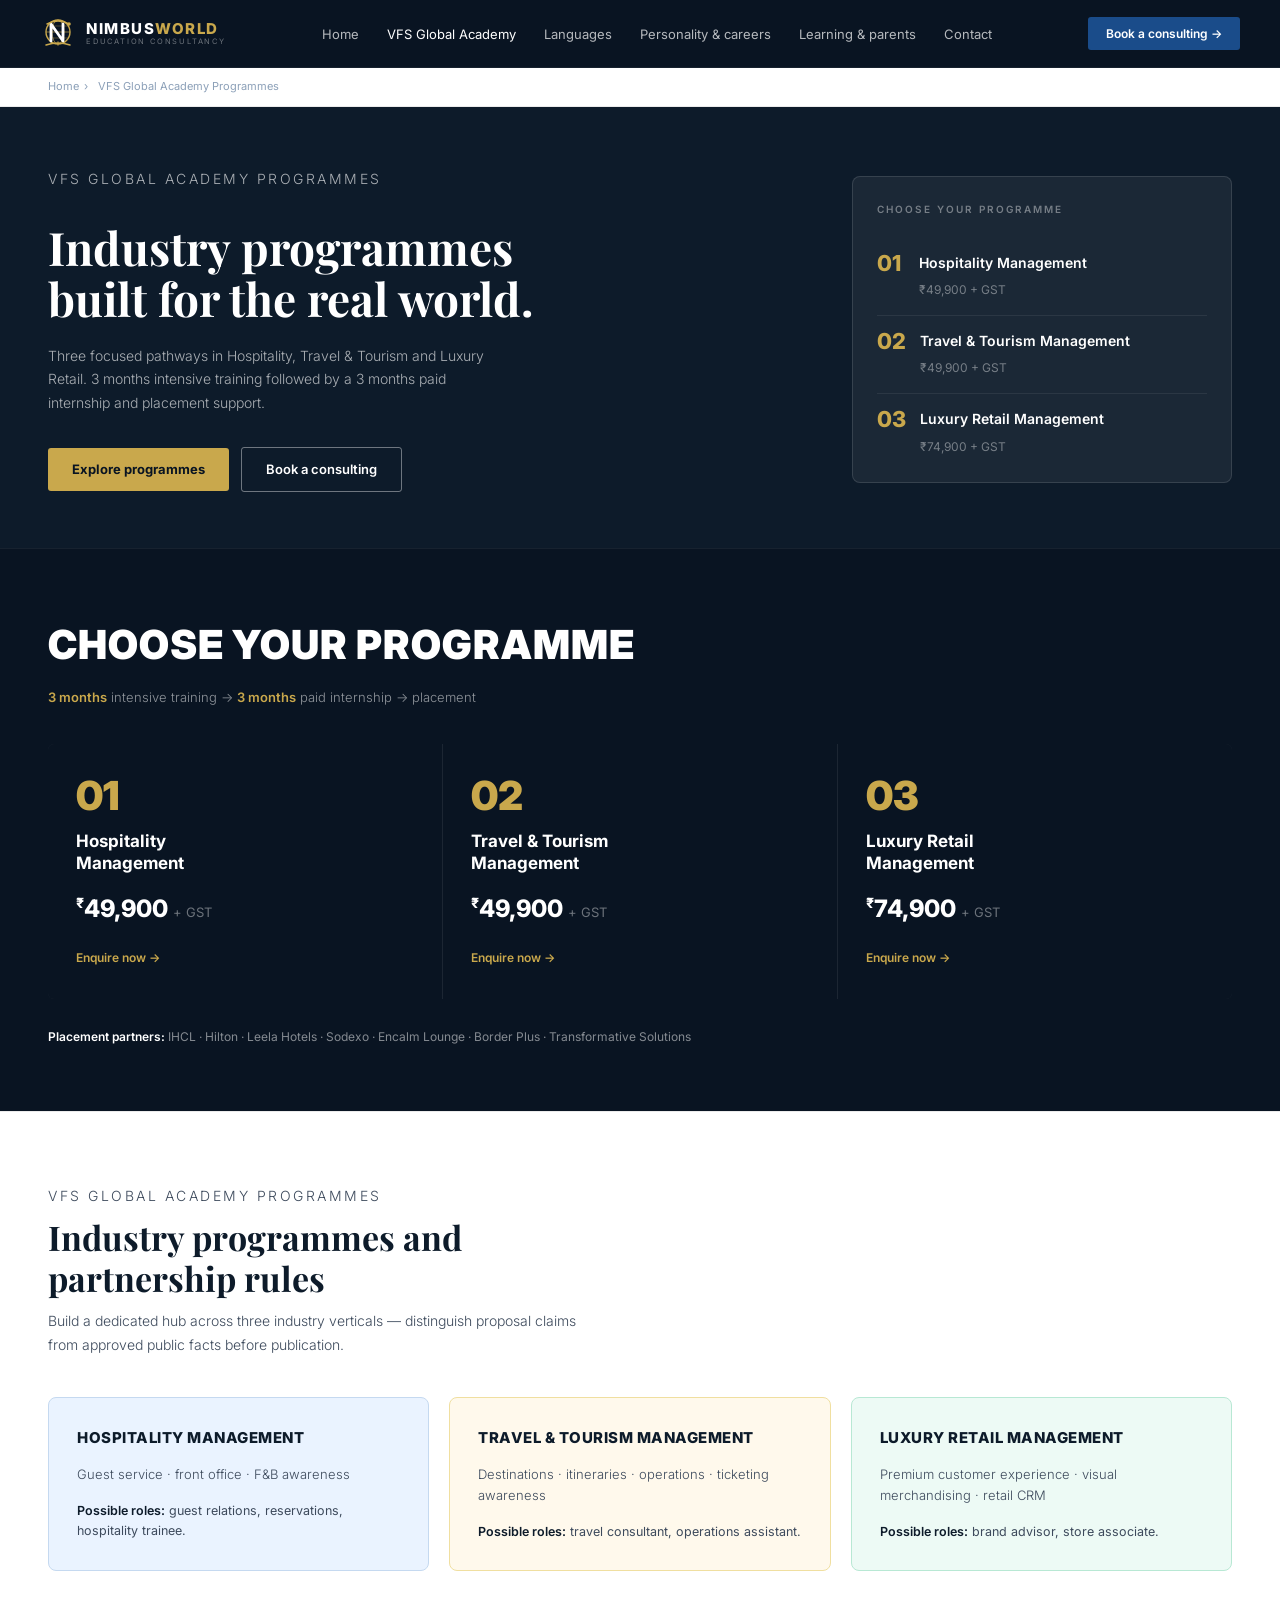
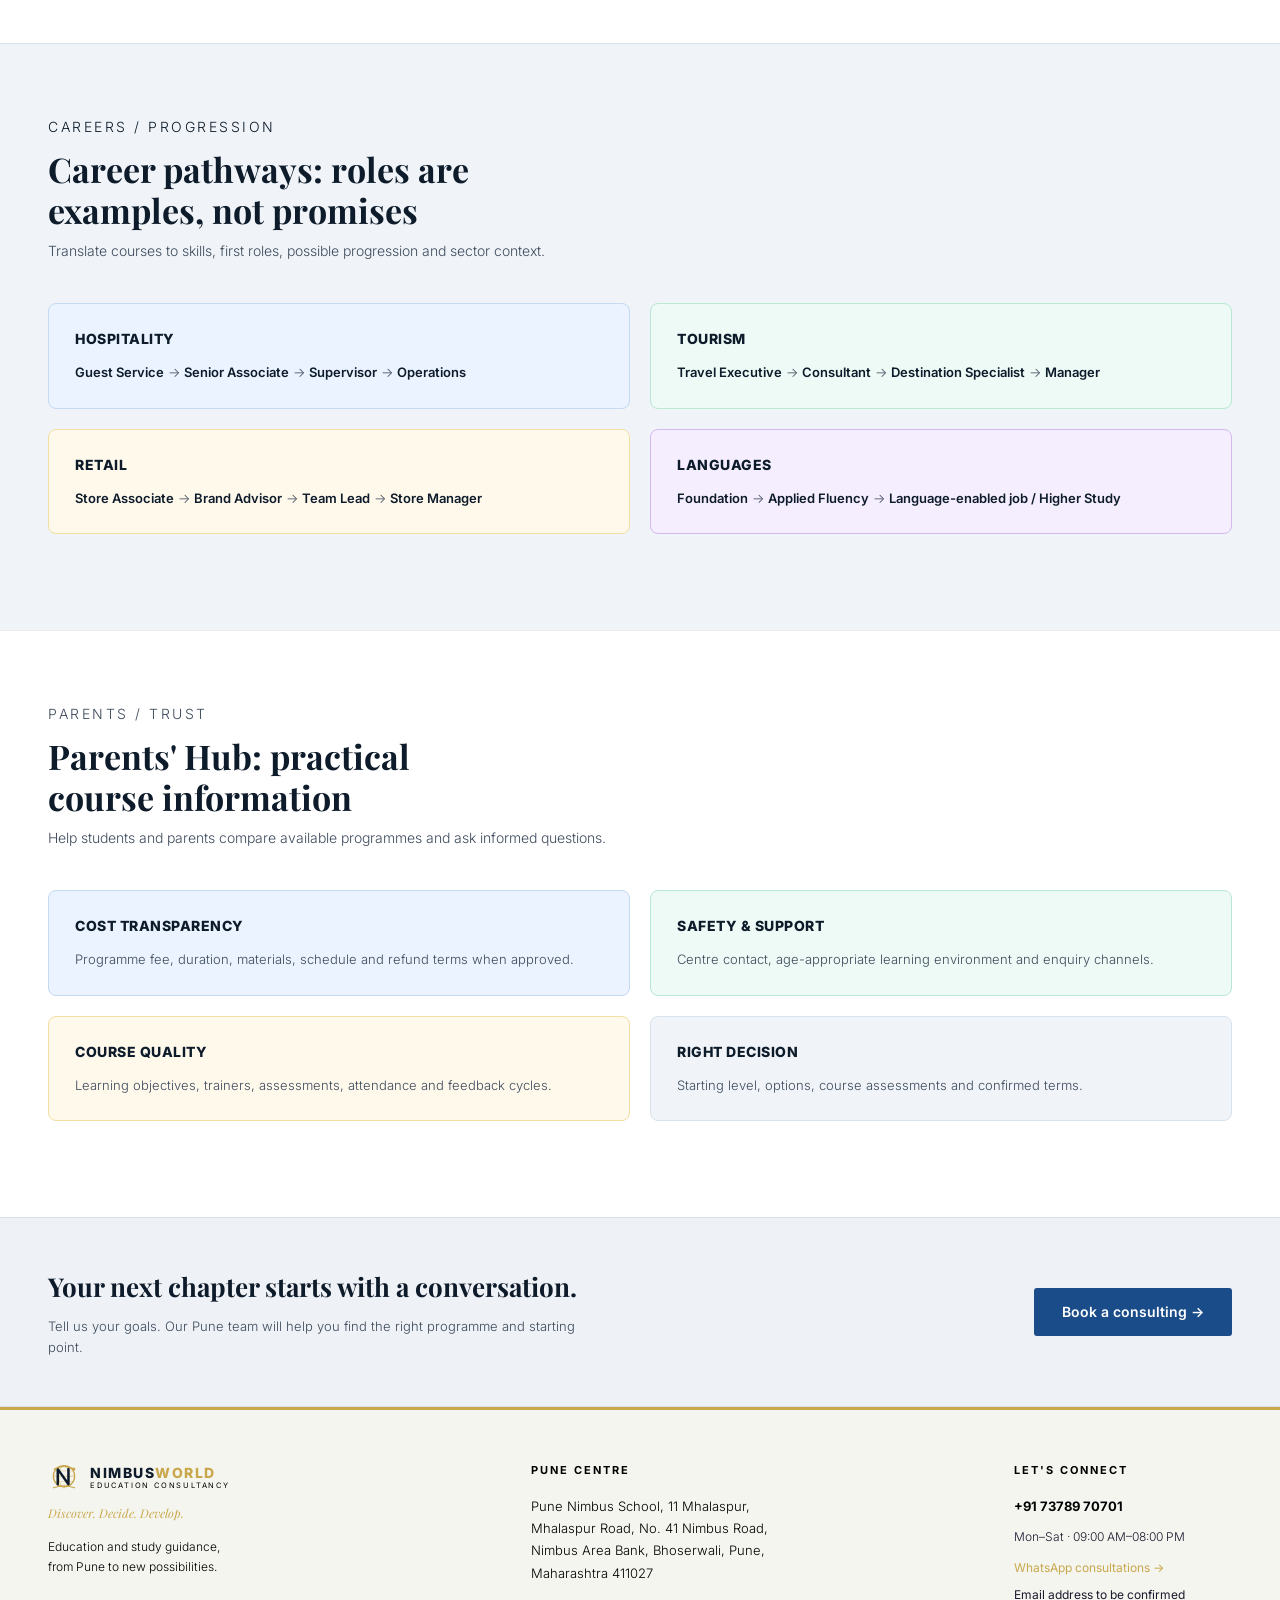
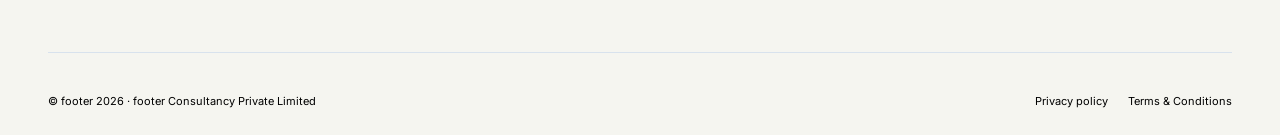
<file: vfs-global-academy.html>
<!DOCTYPE html>
<html lang="en">
<head>
  <meta charset="UTF-8" />
  <meta name="viewport" content="width=device-width, initial-scale=1.0" />
  <title>NimbusWorld – VFS Global Academy Programmes</title>
  <link rel="preconnect" href="https://fonts.googleapis.com">
  <link rel="preconnect" href="https://fonts.gstatic.com" crossorigin>
  <link href="https://fonts.googleapis.com/css2?family=Playfair+Display:ital,wght@0,400;0,600;0,700;0,800;0,900;1,400;1,700&family=Inter:wght@300;400;500;600;700&display=swap" rel="stylesheet">
  <link rel="stylesheet" href="css/style.css" />
  <style>

    /* breadcrumb */
    .vfs-breadcrumb {
      padding: 10px 48px;
      font-size: 11px;
      color: var(--text-muted);
      font-family: var(--font);
      border-bottom: 1px solid var(--border-light);
      background: var(--white);
    }
    .vfs-breadcrumb a { color: var(--text-muted); }
    .vfs-breadcrumb a:hover { color: var(--text-dark); }
    .vfs-breadcrumb span { margin: 0 5px; }

    /* hero */
    .vfs-hero {
      background: var(--navy);
      padding: 60px 48px 56px;
      display: grid;
      grid-template-columns: 1fr 380px;
      gap: 60px;
      align-items: center;
    }

    .vfs-hero-label {
      font-size: 11px;
      letter-spacing: 2.5px;
      text-transform: uppercase;
      color: var(--gold);
      font-weight: 600;
      font-family: var(--font);
      margin-bottom: 16px;
    }

    .vfs-hero h1 {
      font-family: var(--font-serif);
      font-size: 46px;
      font-weight: 700;
      color: var(--white);
      line-height: 1.1;
      margin-bottom: 20px;
    }

    .vfs-hero p {
      font-size: 14px;
      color: rgba(255,255,255,0.65);
      line-height: 1.7;
      max-width: 440px;
      font-weight: 300;
      margin-bottom: 32px;
    }

    .vfs-hero .hero-actions {
      display: flex;
      gap: 12px;
      flex-wrap: wrap;
    }

    /* Programme index card */
    .vfs-index-card {
      background: rgba(255,255,255,0.06);
      border: 1px solid rgba(255,255,255,0.12);
      border-radius: 8px;
      padding: 24px;
    }

    .vfs-index-card .index-title {
      font-size: 10px;
      letter-spacing: 2px;
      text-transform: uppercase;
      color: rgba(255,255,255,0.4);
      font-family: var(--font);
      font-weight: 600;
      margin-bottom: 20px;
    }

    .vfs-index-item {
      display: flex;
      align-items: flex-start;
      gap: 14px;
      padding: 14px 0;
      border-bottom: 1px solid rgba(255,255,255,0.07);
    }
    .vfs-index-item:last-child { border-bottom: none; padding-bottom: 0; }

    .vfs-index-num {
      font-size: 22px;
      font-weight: 800;
      color: var(--gold);
      font-family: var(--font);
      min-width: 28px;
      line-height: 1;
    }

    .vfs-index-info h4 {
      font-size: 14px;
      font-weight: 600;
      color: var(--white);
      font-family: var(--font);
      margin-bottom: 3px;
    }

    .vfs-index-info span {
      font-size: 12px;
      color: rgba(255,255,255,0.4);
      font-family: var(--font);
    }

    /* choose your programme */
    .vfs-choose {
      background: var(--navy-dark);
      padding: 64px 48px;
      border-top: 1px solid rgba(255,255,255,0.06);
    }

    .vfs-choose-top {
      margin-bottom: 10px;
    }

    .vfs-choose-top h2 {
      font-size: 40px;
      font-weight: 900;
      color: var(--white);
      text-transform: uppercase;
      letter-spacing: 1px;
      font-family: var(--font);
      margin-bottom: 10px;
    }

    .vfs-choose-top .pathway-line {
      font-size: 13px;
      color: rgba(255,255,255,0.55);
      font-family: var(--font);
      font-weight: 300;
      margin-bottom: 36px;
    }

    .vfs-choose-top .pathway-line span {
      color: var(--gold);
      font-weight: 600;
    }

    .vfs-pricing-grid {
      display: grid;
      grid-template-columns: repeat(3, 1fr);
      gap: 1px;
      background: rgba(255,255,255,0.08);
      border-radius: 6px;
      overflow: hidden;
    }

    .vfs-pricing-card {
      background: var(--navy-dark);
      padding: 32px 28px;
      display: flex;
      flex-direction: column;
      gap: 10px;
    }

    .vfs-pricing-card:hover { background: #122236; }

    .vfs-price-num {
      font-size: 40px;
      font-weight: 900;
      color: var(--gold);
      font-family: var(--font);
      line-height: 1;
      margin-bottom: 4px;
    }

    .vfs-price-title {
      font-size: 17px;
      font-weight: 700;
      color: var(--white);
      font-family: var(--font);
      line-height: 1.3;
    }

    .vfs-price-amount {
      font-size: 24px;
      font-weight: 800;
      color: var(--white);
      font-family: var(--font);
      margin-top: 6px;
    }

    .vfs-price-amount sup {
      font-size: 14px;
      vertical-align: super;
    }

    .vfs-price-amount .gst {
      font-size: 13px;
      font-weight: 400;
      color: rgba(255,255,255,0.4);
    }

    .vfs-price-cta {
      margin-top: 10px;
      display: inline-flex;
      align-items: center;
      gap: 6px;
      font-size: 12px;
      font-weight: 600;
      color: var(--gold);
      font-family: var(--font);
      transition: gap 0.2s;
      cursor: pointer;
    }
    .vfs-price-cta:hover { gap: 10px; }

    .vfs-partners {
      margin-top: 28px;
      font-size: 12px;
      color: rgba(255,255,255,0.5);
      font-family: var(--font);
    }
    .vfs-partners strong { color: var(--white); font-weight: 600; }

    /* industry programmes */
    .vfs-industry {
      background: var(--white);
      padding: 72px 48px;
      border-top: 1px solid var(--border-light);
    }

    .vfs-industry-top {
      margin-bottom: 40px;
    }

    .vfs-industry-top .section-label { margin-bottom: 10px; }

    .vfs-industry-top h2 {
      font-family: var(--font-serif);
      font-size: 34px;
      font-weight: 700;
      color: var(--navy);
      margin-bottom: 10px;
      line-height: 1.2;
    }

    .vfs-industry-top p {
      font-size: 14px;
      color: var(--text-body);
      font-weight: 300;
      max-width: 560px;
      line-height: 1.7;
    }

    .vfs-programmes-grid {
      display: grid;
      grid-template-columns: repeat(3, 1fr);
      gap: 20px;
    }

    .vfs-prog-card {
      background: var(--white);
      border: 1px solid #d8e4f0;
      border-radius: 8px;
      padding: 28px;
      transition: box-shadow 0.2s, border-color 0.2s;
    }

    .vfs-prog-card:nth-child(1) { background: #eaf3ff; border-color: #c5d9f0; }
    .vfs-prog-card:nth-child(2) { background: #fff9ec; border-color: #f0dfa0; }
    .vfs-prog-card:nth-child(3) { background: #edfaf5; border-color: #b8e8d4; }

    .vfs-prog-card:hover { box-shadow: 0 6px 24px rgba(0,0,0,0.09); }

    .vfs-prog-card h3 {
      font-size: 15px;
      font-weight: 800;
      color: var(--navy);
      text-transform: uppercase;
      letter-spacing: 0.5px;
      font-family: var(--font);
      margin-bottom: 14px;
    }

    .vfs-prog-card .prog-skills {
      font-size: 13px;
      color: var(--text-body);
      line-height: 1.65;
      font-family: var(--font);
      font-weight: 300;
      margin-bottom: 16px;
    }

    .vfs-prog-card .prog-roles {
      font-size: 12.5px;
      color: var(--text-body);
      font-family: var(--font);
      font-weight: 400;
      line-height: 1.6;
    }

    .vfs-prog-card .prog-roles strong {
      color: var(--navy);
      font-weight: 600;
    }

    .vfs-pub-gate {
      margin-top: 28px;
      background: #fff5f5;
      border: 1px solid #f5c6c6;
      border-radius: 6px;
      padding: 14px 18px;
      font-size: 12.5px;
      color: #c0392b;
      font-family: var(--font);
      font-weight: 500;
      line-height: 1.6;
    }

    /* career pathways */
    .vfs-careers {
      background: #f0f4f8;
      padding: 72px 48px;
      border-top: 1px solid #d8e2ed;
    }

    .vfs-careers-top {
      margin-bottom: 40px;
    }

    .vfs-careers-top .section-label { color: var(--navy); margin-bottom: 10px; }

    .vfs-careers-top h2 {
      font-family: var(--font-serif);
      font-size: 34px;
      font-weight: 700;
      color: var(--navy);
      margin-bottom: 10px;
      line-height: 1.2;
    }

    .vfs-careers-top p {
      font-size: 14px;
      color: var(--text-body);
      font-weight: 300;
      max-width: 560px;
    }

    .vfs-careers-grid {
      display: grid;
      grid-template-columns: 1fr 1fr;
      gap: 20px;
      margin-bottom: 24px;
    }

    .vfs-career-card {
      background: var(--white);
      border: 1px solid #d8e2ed;
      border-radius: 8px;
      padding: 24px 26px;
    }

    .vfs-career-card:nth-child(1) { background: #eaf3ff; border-color: #c5d9f0; }
    .vfs-career-card:nth-child(2) { background: #edfaf5; border-color: #b8e8d4; }
    .vfs-career-card:nth-child(3) { background: #fff9ec; border-color: #f0dfa0; }
    .vfs-career-card:nth-child(4) { background: #f5eeff; border-color: #d4b8f0; }

    .vfs-career-card h3 {
      font-size: 14px;
      font-weight: 800;
      color: var(--navy);
      text-transform: uppercase;
      letter-spacing: 0.5px;
      font-family: var(--font);
      margin-bottom: 12px;
    }

    .vfs-career-card .career-path {
      font-size: 13px;
      color: var(--text-body);
      line-height: 1.65;
      font-family: var(--font);
      font-weight: 300;
    }

    .vfs-career-card .career-path span {
      color: var(--navy);
      font-weight: 600;
    }

    .vfs-careers-disclaimer {
      font-size: 12.5px;
      color: #c0392b;
      font-family: var(--font);
      font-weight: 500;
      font-style: italic;
      margin-top: 4px;
    }

    /* parent hub */
    .vfs-parents {
      background: var(--white);
      padding: 72px 48px;
      border-top: 1px solid var(--border-light);
    }

    .vfs-parents-top {
      margin-bottom: 40px;
    }

    .vfs-parents-top .section-label { margin-bottom: 10px; }

    .vfs-parents-top h2 {
      font-family: var(--font-serif);
      font-size: 34px;
      font-weight: 700;
      color: var(--navy);
      margin-bottom: 10px;
      line-height: 1.2;
    }

    .vfs-parents-top p {
      font-size: 14px;
      color: var(--text-body);
      font-weight: 300;
      max-width: 560px;
    }

    .vfs-parents-grid {
      display: grid;
      grid-template-columns: 1fr 1fr;
      gap: 20px;
      margin-bottom: 24px;
    }

    .vfs-parent-card {
      border-radius: 8px;
      padding: 24px 26px;
      border: 1px solid #d8e2ed;
    }

    .vfs-parent-card:nth-child(1) { background: #eaf3ff; border-color: #c5d9f0; }
    .vfs-parent-card:nth-child(2) { background: #edfaf5; border-color: #b8e8d4; }
    .vfs-parent-card:nth-child(3) { background: #fff9ec; border-color: #f0dfa0; }
    .vfs-parent-card:nth-child(4) { background: #f0f4f8; border-color: #d8e2ed; }

    .vfs-parent-card h3 {
      font-size: 14px;
      font-weight: 800;
      color: var(--navy);
      text-transform: uppercase;
      letter-spacing: 0.5px;
      font-family: var(--font);
      margin-bottom: 12px;
    }

    .vfs-parent-card p {
      font-size: 13px;
      color: var(--text-body);
      line-height: 1.65;
      font-family: var(--font);
      font-weight: 300;
    }

    .vfs-parents-faq {
      margin-top: 4px;
      font-size: 13px;
      color: var(--blue-accent);
      font-family: var(--font);
      font-style: italic;
    }

    /* cta  */
    .vfs-cta {
      background: var(--light-gray);
      padding: 48px 48px;
      display: flex;
      align-items: center;
      justify-content: space-between;
      gap: 40px;
      border-top: 1px solid var(--border-light);
      border-bottom: 1px solid var(--border-light);
    }

    .vfs-cta h2 {
      font-family: var(--font-serif);
      font-size: 26px;
      font-weight: 700;
      color: var(--navy);
      margin-bottom: 8px;
    }

    .vfs-cta p {
      font-size: 13px;
      color: var(--text-body);
      font-weight: 300;
      max-width: 560px;
      line-height: 1.6;
    }

    /* responsive */
    @media (max-width: 900px) {
      .vfs-hero { grid-template-columns: 1fr; }
      .vfs-pricing-grid { grid-template-columns: 1fr; }
      .vfs-programmes-grid { grid-template-columns: 1fr; }
      .vfs-careers-grid { grid-template-columns: 1fr; }
      .vfs-parents-grid { grid-template-columns: 1fr; }
      .vfs-cta { flex-direction: column; align-items: flex-start; }
    }

    @media (max-width: 600px) {
      .vfs-hero, .vfs-choose, .vfs-industry, .vfs-careers, .vfs-parents, .vfs-cta { padding-left: 20px; padding-right: 20px; }
      .vfs-hero h1 { font-size: 32px; }
      .vfs-choose-top h2 { font-size: 28px; }
      .vfs-breadcrumb { padding-left: 20px; padding-right: 20px; }
    }
  </style>
</head>
<body>

  <!-- navbar -->
  <nav class="navbar">
    <a href="index.html" class="nav-logo">
      <svg class="nav-logo-icon" viewBox="0 0 36 36" fill="none" xmlns="http://www.w3.org/2000/svg">
        <circle cx="18" cy="16" r="12" fill="none" stroke="#c9a84c" stroke-width="1.4"/>
        <ellipse cx="18" cy="16" rx="6" ry="12" fill="none" stroke="#c9a84c" stroke-width="0.9" opacity="0.7"/>
        <line x1="6" y1="16" x2="30" y2="16" stroke="#c9a84c" stroke-width="0.9" opacity="0.7"/>
        <line x1="8" y1="10" x2="28" y2="10" stroke="#c9a84c" stroke-width="0.7" opacity="0.5"/>
        <line x1="8" y1="22" x2="28" y2="22" stroke="#c9a84c" stroke-width="0.7" opacity="0.5"/>
        <path d="M11 25 L11 8 L23 25 L23 8" stroke="white" stroke-width="2.8" stroke-linecap="round" stroke-linejoin="round" fill="none"/>
        <path d="M7 8 Q18 2 29 8" stroke="#c9a84c" stroke-width="1.5" fill="none" stroke-linecap="round"/>
        <circle cx="29" cy="8" r="1.8" fill="#c9a84c"/>
        <path d="M6 29 Q18 25 30 29" stroke="#c9a84c" stroke-width="1.4" fill="none" stroke-linecap="round"/>
        <line x1="18" y1="25" x2="18" y2="30" stroke="#c9a84c" stroke-width="1" opacity="0.6"/>
      </svg>
      <div class="nav-logo-text">
        <div class="nav-logo-name"><span class="part1">NIMBUS</span><span class="part2">WORLD</span></div>
        <div class="nav-logo-sub">Education Consultancy</div>
      </div>
    </a>
    <ul class="nav-links">
      <li><a href="index.html">Home</a></li>
      <li><a href="vfs-global-academy.html" class="active">VFS Global Academy</a></li>
      <li><a href="languages.html">Languages</a></li>
      <li><a href="personality-career.html">Personality &amp; careers</a></li>
      <li><a href="learning-parents.html">Learning &amp; parents</a></li>
      <li><a href="contact.html">Contact</a></li>
    </ul>
    <div class="nav-actions">
      <a href="contact.html" class="btn btn-primary btn-sm">Book a consulting →</a>
    </div>
    <button class="nav-hamburger" id="hamburgerBtn" aria-label="Open menu">
      <span></span><span></span><span></span>
    </button>
  </nav>

  <!-- Mobile nav drawer -->
  <div class="mobile-nav-drawer" id="mobileDrawer">
    <ul>
      <li><a href="index.html">Home</a></li>
      <li><a href="vfs-global-academy.html" class="active">VFS Global Academy</a></li>
      <li><a href="languages.html">Languages</a></li>
      <li><a href="personality-career.html">Personality &amp; careers</a></li>
      <li><a href="learning-parents.html">Learning &amp; parents</a></li>
      <li><a href="contact.html">Contact</a></li>
    </ul>
    <div class="mobile-cta"><a href="contact.html">Book a consulting →</a></div>
  </div>

  <!-- breadcrumb -->
  <div class="vfs-breadcrumb">
    <a href="index.html">Home</a><span>›</span><span>VFS Global Academy Programmes</span>
  </div>

  <!-- hero -->
  <section class="vfs-hero">
    <div>
      <p class="vfs-hero-label">VFS Global Academy Programmes</p>
      <h1>Industry programmes<br>built for the real world.</h1>
      <p>Three focused pathways in Hospitality, Travel & Tourism and Luxury Retail. 3 months intensive training followed by a 3 months paid internship and placement support.</p>
      <div class="hero-actions">
        <a href="#programmes" class="btn btn-gold">Explore programmes</a>
        <a href="contact.html" class="btn btn-outline-white">Book a consulting</a>
      </div>
    </div>

    <!-- Index card -->
    <div class="vfs-index-card">
      <p class="index-title">Choose your programme</p>
      <div class="vfs-index-item">
        <div class="vfs-index-num">01</div>
        <div class="vfs-index-info">
          <h4>Hospitality Management</h4>
          <span>₹49,900 + GST</span>
        </div>
      </div>
      <div class="vfs-index-item">
        <div class="vfs-index-num">02</div>
        <div class="vfs-index-info">
          <h4>Travel &amp; Tourism Management</h4>
          <span>₹49,900 + GST</span>
        </div>
      </div>
      <div class="vfs-index-item">
        <div class="vfs-index-num">03</div>
        <div class="vfs-index-info">
          <h4>Luxury Retail Management</h4>
          <span>₹74,900 + GST</span>
        </div>
      </div>
    </div>
  </section>

  <!-- choose your program -->
  <section class="vfs-choose">
    <div class="vfs-choose-top">
      <h2>Choose Your Programme</h2>
      <p class="pathway-line">
        <span>3 months</span> intensive training →
        <span>3 months</span> paid internship →
        placement
      </p>
    </div>

    <div class="vfs-pricing-grid">

      <div class="vfs-pricing-card">
        <div class="vfs-price-num">01</div>
        <div class="vfs-price-title">Hospitality<br>Management</div>
        <div class="vfs-price-amount">
          <sup>₹</sup>49,900 <span class="gst">+ GST</span>
        </div>
        <a href="contact.html" class="vfs-price-cta">Enquire now →</a>
      </div>

      <div class="vfs-pricing-card">
        <div class="vfs-price-num">02</div>
        <div class="vfs-price-title">Travel &amp; Tourism<br>Management</div>
        <div class="vfs-price-amount">
          <sup>₹</sup>49,900 <span class="gst">+ GST</span>
        </div>
        <a href="contact.html" class="vfs-price-cta">Enquire now →</a>
      </div>

      <div class="vfs-pricing-card">
        <div class="vfs-price-num">03</div>
        <div class="vfs-price-title">Luxury Retail<br>Management</div>
        <div class="vfs-price-amount">
          <sup>₹</sup>74,900 <span class="gst">+ GST</span>
        </div>
        <a href="contact.html" class="vfs-price-cta">Enquire now →</a>
      </div>

    </div>

    <p class="vfs-partners">
      <strong>Placement partners:</strong> IHCL · Hilton · Leela Hotels · Sodexo · Encalm Lounge · Border Plus · Transformative Solutions
    </p>
  </section>

  <!-- industry programmes -->
  <section class="vfs-industry" id="programmes">
    <div class="vfs-industry-top">
      <p class="section-label">VFS Global Academy Programmes</p>
      <h2>Industry programmes and<br>partnership rules</h2>
      <p>Build a dedicated hub across three industry verticals — distinguish proposal claims from approved public facts before publication.</p>
    </div>

    <div class="vfs-programmes-grid">

      <div class="vfs-prog-card">
        <h3>Hospitality Management</h3>
        <p class="prog-skills">Guest service · front office · F&B awareness</p>
        <p class="prog-roles"><strong>Possible roles:</strong> guest relations, reservations, hospitality trainee.</p>
      </div>

      <div class="vfs-prog-card">
        <h3>Travel &amp; Tourism Management</h3>
        <p class="prog-skills">Destinations · itineraries · operations · ticketing awareness</p>
        <p class="prog-roles"><strong>Possible roles:</strong> travel consultant, operations assistant.</p>
      </div>

      <div class="vfs-prog-card">
        <h3>Luxury Retail Management</h3>
        <p class="prog-skills">Premium customer experience · visual merchandising · retail CRM</p>
        <p class="prog-roles"><strong>Possible roles:</strong> brand advisor, store associate.</p>
      </div>

    </div>


  </section>

  <!-- careers pathway -->
  <section class="vfs-careers">
    <div class="vfs-careers-top">
      <p class="section-label">Careers / Progression</p>
      <h2>Career pathways: roles are<br>examples, not promises</h2>
      <p>Translate courses to skills, first roles, possible progression and sector context.</p>
    </div>

    <div class="vfs-careers-grid">

      <div class="vfs-career-card">
        <h3>Hospitality</h3>
        <p class="career-path">
          <span>Guest Service</span> → <span>Senior Associate</span> → <span>Supervisor</span> → <span>Operations</span>
        </p>
      </div>

      <div class="vfs-career-card">
        <h3>Tourism</h3>
        <p class="career-path">
          <span>Travel Executive</span> → <span>Consultant</span> → <span>Destination Specialist</span> → <span>Manager</span>
        </p>
      </div>

      <div class="vfs-career-card">
        <h3>Retail</h3>
        <p class="career-path">
          <span>Store Associate</span> → <span>Brand Advisor</span> → <span>Team Lead</span> → <span>Store Manager</span>
        </p>
      </div>

      <div class="vfs-career-card">
        <h3>Languages</h3>
        <p class="career-path">
          <span>Foundation</span> → <span>Applied Fluency</span> → <span>Language-enabled job / Higher Study</span>
        </p>
      </div>

    </div>

   
  </section>

  <!-- parent hub -->
  <section class="vfs-parents">
    <div class="vfs-parents-top">
      <p class="section-label">Parents / Trust</p>
      <h2>Parents' Hub: practical<br>course information</h2>
      <p>Help students and parents compare available programmes and ask informed questions.</p>
    </div>

    <div class="vfs-parents-grid">

      <div class="vfs-parent-card">
        <h3>Cost Transparency</h3>
        <p>Programme fee, duration, materials, schedule and refund terms when approved.</p>
      </div>

      <div class="vfs-parent-card">
        <h3>Safety &amp; Support</h3>
        <p>Centre contact, age-appropriate learning environment and enquiry channels.</p>
      </div>

      <div class="vfs-parent-card">
        <h3>Course Quality</h3>
        <p>Learning objectives, trainers, assessments, attendance and feedback cycles.</p>
      </div>

      <div class="vfs-parent-card">
        <h3>Right Decision</h3>
        <p>Starting level, options, course assessments and confirmed terms.</p>
      </div>

    </div>

  </section>

  <!-- cta   -->
  <div class="vfs-cta">
    <div>
      <h2>Your next chapter starts with a conversation.</h2>
      <p>Tell us your goals. Our Pune team will help you find the right programme and starting point.</p>
    </div>
    <a href="contact.html" class="btn btn-primary" style="white-space:nowrap; padding:13px 28px; font-size:14px;">Book a consulting →</a>
  </div>

  <!-- footer -->
  <footer>
    <div class="footer-grid">
      <div class="footer-brand">
        <div class="footer-logo">
          <svg class="nav-logo-icon" viewBox="0 0 36 36" fill="none" xmlns="http://www.w3.org/2000/svg">
            <circle cx="18" cy="16" r="12" fill="none" stroke="#c9a84c" stroke-width="1.4"/>
            <ellipse cx="18" cy="16" rx="6" ry="12" fill="none" stroke="#c9a84c" stroke-width="0.9" opacity="0.7"/>
            <line x1="6" y1="16" x2="30" y2="16" stroke="#c9a84c" stroke-width="0.9" opacity="0.7"/>
            <line x1="8" y1="10" x2="28" y2="10" stroke="#c9a84c" stroke-width="0.7" opacity="0.5"/>
            <line x1="8" y1="22" x2="28" y2="22" stroke="#c9a84c" stroke-width="0.7" opacity="0.5"/>
            <path d="M11 25 L11 8 L23 25 L23 8" stroke="#0d1b2a" stroke-width="2.8" stroke-linecap="round" stroke-linejoin="round" fill="none"/>
            <path d="M7 8 Q18 2 29 8" stroke="#c9a84c" stroke-width="1.5" fill="none" stroke-linecap="round"/>
            <circle cx="29" cy="8" r="1.8" fill="#c9a84c"/>
            <path d="M6 29 Q18 25 30 29" stroke="#c9a84c" stroke-width="1.4" fill="none" stroke-linecap="round"/>
            <line x1="18" y1="25" x2="18" y2="30" stroke="#c9a84c" stroke-width="1" opacity="0.6"/>
          </svg>
          <div class="nav-logo-text">
            <div class="nav-logo-name">
              <span class="part1">NIMBUS</span><span class="part2">WORLD</span>
            </div>
            <div class="nav-logo-sub">Education Consultancy</div>
          </div>
        </div>
        <div class="footer-tagline">Discover. Decide. Develop.</div>
        <p>Education and study guidance,<br>from Pune to new possibilities.</p>
      </div>

      <div class="footer-col">
        <h4>Pune Centre</h4>
        <p>
          Pune Nimbus School, 11 Mhalaspur,<br>
          Mhalaspur Road, No. 41 Nimbus Road,<br>
          Nimbus Area Bank, Bhoserwali, Pune,<br>
          Maharashtra 411027
        </p>
      </div>

      <div class="footer-col">
        <h4>Let's Connect</h4>
        <p><strong>+91 73789 70701</strong></p>
        <p style="font-size:12px; color:var(--darkblack);">Mon–Sat · 09:00 AM–08:00 PM</p>
        <a href="contact.html">WhatsApp consultations →</a>
        <a href="mailto:hello@nimbusworld.in" style="color:var(--darkblack); font-size:12px;">Email address to be confirmed</a>
      </div>
    </div>

    <div class="footer-bottom">
      <p>© footer 2026 · footer Consultancy Private Limited</p>
      <div class="footer-bottom-links">
        <a href="#">Privacy policy</a>
        <a href="#">Terms &amp; Conditions</a>
      </div>
    </div>
  </footer>

  <script src="js/main.js"></script>
</body>
</html>
</file>
<file: css/style.css>
/* google cha font */
@import url('https://fonts.googleapis.com/css2?family=Playfair+Display:ital,wght@0,400;0,600;0,700;0,800;0,900;1,400;1,700&family=Inter:wght@300;400;500;600;700&display=swap');

/* global reset and base */
*, *::before, *::after {
  box-sizing: border-box;
  margin: 0;
  padding: 0;
}

:root {
  --navy: #0d1b2a;
  --navy-dark: #091422;
  --navy-mid: #122236;
  --navy-light: #1a3050;
  --blue-accent: #1e5fa8;
  --blue-btn: #1a4c8a;
  --gold: #c9a84c;
  --gold-light: #e2b96a;
  --white: #ffffff;
  --off-white: #f7f8fa;
  --light-gray: #eef1f5;
  --text-dark: #1a1a2e;
  --text-body: #3d4a5c;
  --text-muted: #8ca0b8;
  --text-light: #c5d3e0;
  --border-dark: rgba(255,255,255,0.08);
  --border-light: rgba(0,0,0,0.08);
  --font-serif: 'Playfair Display', Georgia, 'Times New Roman', serif;
  --font: 'Inter', 'Segoe UI', Arial, sans-serif;
}

html { scroll-behavior: smooth; }

body {
  font-family: var(--font);
  background: var(--white);
  color: var(--text-dark);
  line-height: 1.6;
  font-size: 15px;
}

a { text-decoration: none; color: inherit; }
ul { list-style: none; }
img { max-width: 100%; display: block; }

/* this is navbar */
.navbar {
  background: var(--navy-dark);
  padding: 0 40px;
  display: flex;
  align-items: center;
  justify-content: space-between;
  height: 68px;
  position: sticky;
  top: 0;
  z-index: 1000;
  border-bottom: 1px solid rgba(255,255,255,0.06);
}

/* logo */
.nav-logo {
  display: flex;
  align-items: center;
  gap: 10px;
  text-decoration: none;
  flex-shrink: 0;
}

.nav-logo-icon {
  width: 36px;
  height: 36px;
  flex-shrink: 0;
}

.nav-logo-text {
  display: flex;
  flex-direction: column;
  line-height: 1.1;
}

.nav-logo-name {
  font-size: 15px;
  font-weight: 800;
  letter-spacing: 1.5px;
  text-transform: uppercase;
  font-family: var(--font);
  display: flex;
  gap: 0;
}

.nav-logo-name .part1 { color: #ffffff; }
.nav-logo-name .part2 { color: var(--gold); }

.nav-logo-sub {
  font-size: 7.5px;
  letter-spacing: 1.8px;
  text-transform: uppercase;
  color: rgba(255,255,255,0.4);
  font-family: var(--font);
  font-weight: 400;
  margin-top: 1px;
}

/* nav link*/
.nav-links {
  display: flex;
  gap: 24px;
  align-items: center;
  flex: 1;
  justify-content: center;
}

.nav-links a {
  font-size: 12.5px;
  color: rgba(255,255,255,0.65);
  font-weight: 400;
  transition: color 0.2s;
  font-family: var(--font);
  white-space: nowrap;
}

.nav-links a:hover,
.nav-links a.active {
  color: var(--white);
}

/* nav action */
.nav-actions {
  display: flex;
  gap: 10px;
  align-items: center;
  flex-shrink: 0;
}

/* footer logo chi size */
.footer-brand .footer-logo {
  display: flex;
  align-items: center;
  gap: 10px;
  margin-bottom: 10px;
}

.footer-brand .footer-logo .nav-logo-icon {
  width: 32px;
  height: 32px;
  flex-shrink: 0;
}

.footer-brand .footer-logo .nav-logo-name {
  font-size: 14px;
}

.footer-brand .footer-logo .part1 { color: rgba(255,255,255,0.9); }
.footer-brand .footer-logo .part2 { color: var(--gold); }
.footer-brand .footer-logo .nav-logo-sub { color: rgba(255,255,255,0.3); }

.nav-links {
  display: flex;
  gap: 28px;
  align-items: center;
}

.nav-links a {
  font-size: 13px;
  color: rgba(255,255,255,0.7);
  font-weight: 400;
  transition: color 0.2s;
  font-family: var(--font);
}

.nav-links a:hover,
.nav-links a.active {
  color: var(--white);
}

.nav-actions {
  display: flex;
  gap: 10px;
  align-items: center;
}

/* buttons */
.btn {
  display: inline-block;
  padding: 9px 22px;
  border-radius: 3px;
  font-size: 13px;
  font-weight: 600;
  cursor: pointer;
  transition: all 0.2s;
  border: none;
  font-family: var(--font);
}

.btn-outline-white {
  border: 1.5px solid rgba(255,255,255,0.4);
  color: var(--white);
  background: transparent;
}
.btn-outline-white:hover { border-color: var(--white); }

.btn-primary {
  background: var(--blue-btn);
  color: var(--white);
  border: none;
}
.btn-primary:hover { background: #167573; }

.btn-gold {
  background: var(--gold);
  color: var(--navy-dark);
  font-weight: 700;
}
.btn-gold:hover { background: var(--gold-light); }

.btn-outline-dark {
  border: 1.5px solid rgba(0,0,0,0.25);
  color: var(--text-dark);
  background: transparent;
  padding: 9px 22px;
  font-size: 13px;
  font-weight: 600;
  border-radius: 3px;
  cursor: pointer;
  transition: all 0.2s;
  display: inline-block;
}
.btn-outline-dark:hover { border-color: var(--text-dark); }

.btn-sm { padding: 7px 18px; font-size: 12px; }

/* hero cha color  */
.hero {
  background: var(--navy);
  display: grid;
  grid-template-columns: 1fr 1fr;
  min-height: 400px;
  overflow: hidden;
  position: relative;
}

.hero-left {
  padding: 56px 48px 56px 48px;
  display: flex;
  flex-direction: column;
  justify-content: center;
  position: relative;
  z-index: 2;
}

.hero-eyebrow {
  font-size: 11px;
  letter-spacing: 2.5px;
  text-transform: uppercase;
  color: var(--gold);
  margin-bottom: 20px;
  font-weight: 600;
  font-family: var(--font);
}

.hero-title {
  font-size: 44px;
  font-weight: 800;
  line-height: 1.1;
  margin-bottom: 20px;
  color: var(--white);
  font-family: var(--font-serif);
  font-style: italic;
}

.hero-subtitle {
  font-size: 14px;
  color: rgba(255,255,255,0.65);
  margin-bottom: 36px;
  max-width: 400px;
  line-height: 1.7;
  font-family: var(--font);
  font-weight: 300;
}

.hero-actions {
  display: flex;
  gap: 12px;
  flex-wrap: wrap;
  align-items: center;
}

.hero-actions .btn-gold {
  padding: 11px 24px;
  font-size: 13px;
}

.hero-actions .btn-outline-white {
  padding: 11px 24px;
  font-size: 13px;
}

.hero-link {
  margin-top: 20px;
  font-size: 12px;
  color: rgba(255,255,255,0.4);
}

.hero-link a {
  color: rgba(255,255,255,0.5);
  text-decoration: underline;
  margin-right: 8px;
}

.hero-right {
  position: relative;
  overflow: hidden;
}

.hero-right img {
  width: 100%;
  height: 100%;
  object-fit: cover;
  object-position: center top;
}

/* Chat bubble card over image */
.hero-chat-card {
  position: absolute;
  bottom: 32px;
  left: 24px;
  background: white;
  border-radius: 8px;
  padding: 14px 18px;
  max-width: 220px;
  box-shadow: 0 8px 32px rgba(0,0,0,0.25);
}

.hero-chat-card p {
  font-size: 13px;
  font-weight: 700;
  color: var(--navy);
  margin-bottom: 4px;
}

.hero-chat-card span {
  font-size: 11px;
  color: #666;
}

/* stats strip */
.stats-container {
  width: 100%;
  overflow: hidden;
}

.stats-strip {
  display: flex;
  width: 100%;
  transition: transform 0.6s ease-in-out;
}

.stat-block {
  flex: 0 0 25%;
  min-width: 25%;
  box-sizing: border-box;
  padding: 25px;
  text-align: center;
  background: #f0f3ffd0;
  border-right: 1px solid #ddd;
}

.stat-block:last-child {
  border-right: none;
}

.stat-num {
  font-size: 32px;
  font-weight: bold;
  color: #c9a84c;
}

.stat-label {
  font-size: 15px;
  color: #222;
}

/* Mobile responsive */
@media (max-width: 600px) {
  .stat-block {
    flex: 0 0 100%;
    min-width: 100%;
  }
}

/* sections */
.section {
  padding: 72px 48px;
}

.section-label {
  font-size: 11px;
  letter-spacing: 2.5px;
  text-transform: uppercase;
  color: var(--gold);
  margin-bottom: 10px;
  font-weight: 600;
  font-family: var(--font);
}

.section-label.dark { color: var(--navy); }

.section-title {
  font-size: 32px;
  font-weight: 700;
  color: var(--text-dark);
  margin-bottom: 14px;
  line-height: 1.2;
  font-family: var(--font-serif);
}

.section-title.white { color: var(--white); }

.section-desc {
  font-size: 14px;
  color: var(--text-body);
  max-width: 560px;
  line-height: 1.7;
  font-family: var(--font);
  font-weight: 300;
}

.section-desc.light { color: rgba(255,255,255,0.65); }

/* programes che grid */
.programmes-grid {
  display: grid;
  grid-template-columns: repeat(3, 1fr);
  gap: 2px;
  margin-top: 40px;
  border: 1px solid var(--border-light);
  border-radius: 4px;
  overflow: hidden;
}

.programme-card {
  background: var(--white);
  padding: 32px 28px;
  border-right: 1px solid var(--border-light);
  transition: background 0.2s;
}

.programme-card:last-child { border-right: none; }
.programme-card:hover { background: #fafbfc; }

.programme-level {
  font-size: 11px;
  letter-spacing: 2px;
  text-transform: uppercase;
  color: var(--text-muted);
  margin-bottom: 10px;
  font-weight: 600;
}

.programme-card h3 {
  font-size: 20px;
  font-weight: 700;
  color: var(--navy);
  margin-bottom: 10px;
  font-family: var(--font-serif);
}

.programme-card p {
  font-size: 13px;
  color: var(--text-body);
  line-height: 1.65;
  margin-bottom: 16px;
  font-family: var(--font);
  font-weight: 300;
}

.programme-meta {
  font-size: 12px;
  color: var(--text-muted);
  margin-bottom: 20px;
  font-family: var(--font);
}

.explore-link {
  font-size: 13px;
  font-weight: 600;
  color: var(--navy);
  display: inline-flex;
  align-items: center;
  gap: 6px;
  transition: gap 0.2s;
  font-family: var(--font);
}

.explore-link:hover { gap: 10px; }

/* why section class*/
.why-section {
  background: var(--navy-dark);
  padding: 72px 48px;
  display: grid;
  grid-template-columns: 1fr 1fr;
  gap: 72px;
  align-items: start;
  border-top: none;
  border-bottom: none;
}

.why-left .section-label { color: var(--gold); }

.why-left h2 {
  font-size: 36px;
  font-weight: 700;
  color: var(--white);
  line-height: 1.15;
  margin-bottom: 20px;
  margin-top: 10px;
  font-family: var(--font-serif);
}

.why-left p {
  font-size: 14px;
  color: rgba(255,255,255,0.6);
  line-height: 1.7;
  max-width: 380px;
  font-family: var(--font);
  font-weight: 300;
}

.why-right {
  padding-top: 8px;
}

.why-item {
  display: flex;
  gap: 20px;
  margin-bottom: 36px;
  padding-bottom: 36px;
  border-bottom: 1px solid rgba(255,255,255,0.08);
}

.why-item:last-child {
  margin-bottom: 0;
  padding-bottom: 0;
  border-bottom: none;
}

.why-num {
  font-size: 13px;
  font-weight: 700;
  color: var(--gold);
  min-width: 24px;
  font-family: var(--font);
}

.why-text h4 {
  font-size: 15px;
  font-weight: 600;
  color: var(--white);
  margin-bottom: 6px;
  font-family: var(--font);
}

.why-text p {
  font-size: 13px;
  color: rgba(255,255,255,0.55);
  line-height: 1.65;
  font-family: var(--font);
  font-weight: 300;
}

/* learning jorney */
.journey-section {
  background: var(--off-white);
  padding: 72px 48px;
  border-top: 1px solid var(--border-light);
  border-bottom: 1px solid var(--border-light);
}

.journey-steps {
  display: grid;
  grid-template-columns: repeat(3, 1fr);
  gap: 48px;
  margin-top: 48px;
}

.journey-step .step-num {
  font-size: 36px;
  font-weight: 800;
  color: var(--gold);
  margin-bottom: 10px;
  line-height: 1;
  font-family: var(--font);
}

.journey-step h3 {
  font-size: 20px;
  font-weight: 700;
  color: var(--navy);
  margin-bottom: 10px;
  font-family: var(--font-serif);
}

.journey-step p {
  font-size: 13px;
  color: var(--text-body);
  line-height: 1.65;
  font-family: var(--font);
  font-weight: 300;
}

/* parent section */
.parents-section {
  background: var(--navy);
  padding: 72px 48px;
  display: grid;
  grid-template-columns: 1fr 1fr;
  gap: 72px;
  align-items: start;
}

.parents-left h2 {
  font-size: 36px;
  font-weight: 700;
  color: var(--white);
  line-height: 1.15;
  margin-bottom: 20px;
  margin-top: 10px;
  font-family: var(--font-serif);
}

.parents-left p {
  font-size: 14px;
  color: rgba(255,255,255,0.6);
  line-height: 1.7;
  margin-bottom: 28px;
  font-family: var(--font);
  font-weight: 300;
}

.parents-left a.explore-link-light {
  font-size: 13px;
  font-weight: 700;
  color: var(--gold);
  display: inline-flex;
  align-items: center;
  gap: 6px;
}

.parents-right {
  background: rgba(255,255,255,0.05);
  border: 1px solid rgba(255,255,255,0.1);
  border-radius: 6px;
  padding: 28px;
}

.parents-right h4 {
  font-size: 11px;
  letter-spacing: 2px;
  text-transform: uppercase;
  color: rgba(255,255,255,0.4);
  margin-bottom: 20px;
  font-weight: 600;
}

.faq-list-simple {
  display: flex;
  flex-direction: column;
  gap: 0;
}

.faq-simple-item {
  padding: 14px 0;
  border-bottom: 1px solid rgba(255,255,255,0.08);
  font-size: 14px;
  color: rgba(255,255,255,0.75);
  display: flex;
  align-items: center;
  gap: 10px;
  cursor: pointer;
  transition: color 0.2s;
}

.faq-simple-item:last-child { border-bottom: none; }
.faq-simple-item:hover { color: var(--white); }

.faq-simple-item::before {
  content: '→';
  color: var(--gold);
  font-size: 12px;
  min-width: 16px;
}

/* cta */
.cta-conversation {
  background: var(--light-gray);
  padding: 48px 48px;
  display: flex;
  align-items: center;
  justify-content: space-between;
  gap: 40px;
  border-top: 1px solid var(--border-light);
  border-bottom: 1px solid var(--border-light);
}

.cta-conversation h2 {
  font-size: 26px;
  font-weight: 700;
  color: var(--navy);
  margin-bottom: 10px;
  font-family: var(--font-serif);
}

.cta-conversation p {
  font-size: 13px;
  color: var(--text-body);
  line-height: 1.6;
  max-width: 600px;
  font-family: var(--font);
  font-weight: 300;
}

/* footer */
footer {
  background: #f5f5f0;
  padding: 52px 48px 24px;
  border-top: 3px solid var(--gold);
}

.footer-grid {
  display: grid;
  grid-template-columns: 2fr 2fr 1fr;
  gap: 48px;
  margin-bottom: 40px;
  padding-bottom: 40px;
  border-bottom: 1px solid #d8e2ed;
}


.footer-brand .footer-logo .part1 { color: var(--navy) !important; }
.footer-brand .footer-logo .part2 { color: var(--gold) !important; }
.footer-brand .footer-logo .nav-logo-sub { color: #000000 !important; }

.footer-brand .footer-tagline {
  font-size: 12px;
  color: var(--gold);
  margin-bottom: 14px;
  font-style: italic;
  font-family: var(--font-serif);
}

.footer-brand p {
  font-size: 12px;
  color: #000000;
  line-height: 1.65;
  max-width: 220px;
  font-family: var(--font);
  font-weight: 300;
}

.footer-col h4 {
  font-size: 11px;
  font-weight: 700;
  letter-spacing: 2px;
  text-transform: uppercase;
  color: #000000;
  margin-bottom: 16px;
  font-family: var(--font);
}

.footer-col p {
  font-size: 13px;
  color: #000000;
  line-height: 1.7;
  margin-bottom: 10px;
  font-family: var(--font);
  font-weight: 300;
}

.footer-col p strong {
  color: #000000;
  font-weight: 700;
}

.footer-col a {
  font-size: 12px;
  color: var(--gold);
  display: block;
  margin-bottom: 8px;
  transition: color 0.2s;
  font-family: var(--font);
}

.footer-col a:hover { color: var(--navy); }

.footer-bottom {
  display: flex;
  justify-content: space-between;
  align-items: center;
}

.footer-bottom p {
  font-size: 11px;
  color: #000000;
}

.footer-bottom-links {
  display: flex;
  gap: 20px;
}

.footer-bottom-links a {
  font-size: 11px;
  color: #000000;
  transition: color 0.2s;
}

.footer-bottom-links a:hover { color: #000000; }

/* inner page */
.page-intro {
  background: var(--off-white);
  padding: 14px 48px;
  border-bottom: 1px solid var(--border-light);
}

.breadcrumb {
  font-size: 12px;
  color: var(--text-muted);
}

.breadcrumb a { color: var(--text-muted); }
.breadcrumb a:hover { color: var(--text-dark); }
.breadcrumb span { color: var(--text-dark); margin: 0 6px; }

/* inner pages use same dark hero as homepage */
.lang-hero {
  background: var(--navy);
  display: grid;
  grid-template-columns: 1fr 1fr;
  min-height: 340px;
  overflow: hidden;
}

.lang-hero-content {
  padding: 56px 48px;
  display: flex;
  flex-direction: column;
  justify-content: center;
}

.lang-hero-image {
  position: relative;
  overflow: hidden;
}

.lang-hero-image img {
  width: 100%;
  height: 100%;
  object-fit: cover;
  filter: brightness(0.65);
}

/* inner sections */
.inner-section {
  padding: 64px 48px;
  background: var(--white);
  border-bottom: 1px solid var(--border-light);
}

.inner-section.gray { background: var(--off-white); }
.inner-section.dark { background: var(--navy); }

/* cards grid */
.cards-grid-light {
  display: grid;
  grid-template-columns: repeat(3, 1fr);
  gap: 24px;
  margin-top: 40px;
}

.card-light {
  background: var(--white);
  border: 1px solid var(--border-light);
  border-radius: 6px;
  padding: 28px;
  transition: box-shadow 0.2s;
}

.card-light:hover { box-shadow: 0 4px 20px rgba(0,0,0,0.07); }

.card-light .card-icon {
  width: 40px;
  height: 40px;
  border-radius: 6px;
  background: rgba(13,27,42,0.07);
  display: flex;
  align-items: center;
  justify-content: center;
  font-size: 18px;
  margin-bottom: 16px;
}

.card-light h3 {
  font-size: 16px;
  font-weight: 700;
  color: var(--navy);
  margin-bottom: 8px;
  font-family: var(--font-serif);
}

.card-light p {
  font-size: 13px;
  color: var(--text-body);
  line-height: 1.65;
  font-family: var(--font);
  font-weight: 300;
}

/* course list */
.course-list { margin-top: 32px; }

.course-item {
  background: var(--white);
  border: 1px solid var(--border-light);
  border-radius: 6px;
  padding: 18px 24px;
  display: flex;
  justify-content: space-between;
  align-items: center;
  margin-bottom: 10px;
  transition: box-shadow 0.2s;
}

.course-item:hover { box-shadow: 0 2px 12px rgba(0,0,0,0.06); }

.course-info h4 {
  font-size: 14px;
  font-weight: 600;
  color: var(--navy);
  margin-bottom: 3px;
  font-family: var(--font);
}

.course-info p {
  font-size: 12px;
  color: var(--text-muted);
  font-family: var(--font);
  font-weight: 300;
}

.course-meta {
  display: flex;
  gap: 16px;
  align-items: center;
}

.level-badge {
  font-size: 11px;
  padding: 3px 10px;
  border-radius: 20px;
  font-weight: 600;
}

.level-beginner { background: rgba(74,222,128,0.1); color: #15803d; }
.level-intermediate { background: rgba(251,191,36,0.1); color: #92400e; }
.level-advanced { background: rgba(239,68,68,0.1); color: #991b1b; }
.level-all { background: rgba(96,165,250,0.1); color: #1d4ed8; }

/* faq for inner pages */
.faq-list { margin-top: 24px; }

.faq-item {
  border: 1px solid var(--border-light);
  border-radius: 4px;
  margin-bottom: 4px;
  overflow: hidden;
}

.faq-question {
  padding: 16px 20px;
  font-size: 14px;
  font-weight: 500;
  color: var(--navy);
  cursor: pointer;
  display: flex;
  justify-content: space-between;
  align-items: center;
  user-select: none;
  background: var(--white);
  font-family: var(--font);
}

.faq-question:after {
  content: '+';
  font-size: 18px;
  color: var(--gold);
  transition: transform 0.2s;
}

.faq-item.open .faq-question:after { transform: rotate(45deg); }
.faq-item.open .faq-question { background: #fafbfc; }

.faq-answer {
  display: none;
  padding: 0 20px 16px;
  font-size: 13px;
  color: var(--text-body);
  line-height: 1.7;
  background: #fafbfc;
}

.faq-item.open .faq-answer { display: block; }

/* testimonials grid */
.testimonials-grid {
  display: grid;
  grid-template-columns: repeat(3, 1fr);
  gap: 20px;
  margin-top: 40px;
}

.testimonial-card {
  background: var(--white);
  border: 1px solid var(--border-light);
  border-radius: 6px;
  padding: 24px;
}

.testimonial-card .stars {
  color: var(--gold);
  font-size: 13px;
  margin-bottom: 12px;
  letter-spacing: 2px;
}

.testimonial-card blockquote {
  font-size: 13px;
  color: var(--text-body);
  line-height: 1.7;
  font-style: italic;
  margin-bottom: 18px;
  font-family: var(--font-serif);
}

.testimonial-author {
  display: flex;
  align-items: center;
  gap: 10px;
}

.author-avatar {
  width: 36px;
  height: 36px;
  border-radius: 50%;
  background: var(--navy);
  display: flex;
  align-items: center;
  justify-content: center;
  font-size: 14px;
  font-weight: 700;
  color: var(--white);
  flex-shrink: 0;
  font-family: var(--font);
}

.author-info strong { display: block; font-size: 13px; color: var(--navy); font-family: var(--font); font-weight: 600; }
.author-info span { font-size: 11px; color: var(--text-muted); font-family: var(--font); font-weight: 300; }

/* pricing cards */
.pricing-grid {
  display: grid;
  grid-template-columns: repeat(3, 1fr);
  gap: 20px;
  margin-top: 40px;
}

.pricing-card {
  background: var(--white);
  border: 1px solid var(--border-light);
  border-radius: 8px;
  padding: 32px 26px;
  text-align: center;
  position: relative;
  transition: box-shadow 0.2s;
}

.pricing-card:hover { box-shadow: 0 6px 24px rgba(0,0,0,0.08); }

.pricing-card.featured {
  border-color: var(--navy);
  border-width: 2px;
}

.pricing-badge {
  position: absolute;
  top: -13px;
  left: 50%;
  transform: translateX(-50%);
  background: var(--navy);
  color: var(--white);
  font-size: 10px;
  font-weight: 700;
  padding: 4px 14px;
  border-radius: 20px;
  letter-spacing: 1px;
  text-transform: uppercase;
}

.pricing-plan {
  font-size: 11px;
  letter-spacing: 2px;
  text-transform: uppercase;
  color: var(--text-muted);
  margin-bottom: 14px;
  font-weight: 600;
}

.pricing-price {
  font-size: 44px;
  font-weight: 800;
  color: var(--navy);
  margin-bottom: 4px;
}

.pricing-price sup { font-size: 22px; vertical-align: super; font-weight: 700; }

.pricing-period {
  font-size: 12px;
  color: var(--text-muted);
  margin-bottom: 24px;
}

.pricing-features { text-align: left; margin-bottom: 28px; }

.pricing-features li {
  padding: 8px 0;
  border-bottom: 1px solid var(--border-light);
  font-size: 13px;
  color: var(--text-body);
  display: flex;
  align-items: center;
  gap: 8px;
}

.pricing-features li::before { content: '✓'; color: var(--gold); font-weight: 700; font-size: 12px; }
.pricing-features li.disabled { color: var(--text-muted); opacity: 0.5; }
.pricing-features li.disabled::before { content: '✕'; color: #bbb; }

/* feature list */
.feature-list { display: flex; flex-direction: column; gap: 18px; }

.feature-item { display: flex; gap: 14px; align-items: flex-start; }

.feature-icon {
  width: 38px;
  height: 38px;
  min-width: 38px;
  border-radius: 6px;
  background: rgba(13,27,42,0.07);
  display: flex;
  align-items: center;
  justify-content: center;
  font-size: 17px;
}

.feature-text h4 { font-size: 14px; font-weight: 600; color: var(--navy); margin-bottom: 3px; font-family: var(--font); }
.feature-text p { font-size: 13px; color: var(--text-body); line-height: 1.6; font-family: var(--font); font-weight: 300; }

/* destination cards */
.destination-grid {
  display: grid;
  grid-template-columns: repeat(3, 1fr);
  gap: 20px;
  margin-top: 40px;
}

.destination-card {
  border-radius: 8px;
  overflow: hidden;
  position: relative;
  height: 200px;
  cursor: pointer;
}

.destination-card img {
  width: 100%; height: 100%; object-fit: cover;
  transition: transform 0.4s;
  filter: brightness(0.6);
}

.destination-card:hover img { transform: scale(1.05); }

.destination-overlay {
  position: absolute;
  bottom: 0; left: 0; right: 0;
  padding: 20px 18px 16px;
  background: linear-gradient(to top, rgba(9,20,34,0.95) 0%, transparent 100%);
}

.destination-overlay h3 { font-size: 18px; font-weight: 800; color: var(--white); }
.destination-overlay p { font-size: 12px; color: rgba(255,255,255,0.65); margin-top: 3px; }

/* contact form */
.form-group { margin-bottom: 18px; }

.form-group label {
  display: block;
  font-size: 12px;
  font-weight: 600;
  color: var(--text-body);
  margin-bottom: 7px;
}

.form-group input,
.form-group select,
.form-group textarea {
  width: 100%;
  background: var(--white);
  border: 1px solid rgba(0,0,0,0.15);
  border-radius: 4px;
  padding: 11px 14px;
  font-size: 13px;
  color: var(--text-dark);
  font-family: var(--font);
  transition: border-color 0.2s;
  outline: none;
}

.form-group input:focus,
.form-group select:focus,
.form-group textarea:focus { border-color: var(--navy); }

.form-group textarea { resize: vertical; min-height: 120px; }

.form-row { display: grid; grid-template-columns: 1fr 1fr; gap: 14px; }

/* responsive */
@media (max-width: 1024px) {
  .navbar, .section, .hero-left, .lang-hero-content { padding-left: 28px; padding-right: 28px; }
  .hero { grid-template-columns: 1fr; }
  .hero-right { height: 280px; }
  .why-section { grid-template-columns: 1fr; gap: 40px; }
  .parents-section { grid-template-columns: 1fr; gap: 40px; }
  .programmes-grid { grid-template-columns: 1fr; }
  .journey-steps { grid-template-columns: 1fr 1fr; }
  .stats-strip { grid-template-columns: 1fr 1fr; padding: 24px 28px; }
  .lang-hero { grid-template-columns: 1fr; }
  .lang-hero-image { height: 240px; }
  .footer-grid { grid-template-columns: 1fr 1fr; gap: 32px; }
  .cta-conversation { flex-direction: column; align-items: flex-start; }
}

@media (max-width: 640px) {
  .nav-links { display: none; }
  .hero-title { font-size: 32px; }
  .journey-steps { grid-template-columns: 1fr; }
  .cards-grid-light, .testimonials-grid, .pricing-grid, .destination-grid { grid-template-columns: 1fr; }
  .stats-strip { grid-template-columns: 1fr 1fr; }
  .footer-grid { grid-template-columns: 1fr; }
  .form-row { grid-template-columns: 1fr; }
  .section { padding: 48px 20px; }
}

/* 
   MOBILE RESPONSIVE — lahan screeen sathi support add kela ahe

   */

/*  Hamburger button (hidden on desktop)  */
.nav-hamburger {
  display: none;
  flex-direction: column;
  justify-content: center;
  align-items: center;
  gap: 5px;
  width: 36px;
  height: 36px;
  background: none;
  border: none;
  cursor: pointer;
  padding: 4px;
  flex-shrink: 0;
}

.nav-hamburger span {
  display: block;
  width: 22px;
  height: 2px;
  background: rgba(255,255,255,0.8);
  border-radius: 2px;
  transition: all 0.25s ease;
  transform-origin: center;
}

/* Hamburger → X animation */
.nav-hamburger.open span:nth-child(1) { transform: translateY(7px) rotate(45deg); }
.nav-hamburger.open span:nth-child(2) { opacity: 0; transform: scaleX(0); }
.nav-hamburger.open span:nth-child(3) { transform: translateY(-7px) rotate(-45deg); }

/* ── Mobile nav drawer ── */
.mobile-nav-drawer {
  display: none;
  position: fixed;
  top: 68px; /* matches navbar height */
  left: 0;
  right: 0;
  background: #091422;
  border-bottom: 1px solid rgba(255,255,255,0.08);
  z-index: 999;
  padding: 16px 0 20px;
  box-shadow: 0 8px 32px rgba(0,0,0,0.4);
}

.mobile-nav-drawer.open { display: block; }

.mobile-nav-drawer ul {
  list-style: none;
  padding: 0;
  margin: 0;
}

.mobile-nav-drawer ul li a {
  display: block;
  padding: 13px 28px;
  font-size: 15px;
  font-weight: 500;
  color: rgba(255,255,255,0.75);
  font-family: 'Inter', sans-serif;
  text-decoration: none;
  border-bottom: 1px solid rgba(255,255,255,0.05);
  transition: color 0.2s, background 0.2s;
}

.mobile-nav-drawer ul li a:hover,
.mobile-nav-drawer ul li a.active {
  color: #ffffff;
  background: rgba(255,255,255,0.04);
}

.mobile-nav-drawer .mobile-cta {
  margin: 16px 28px 0;
}

.mobile-nav-drawer .mobile-cta a {
  display: block;
  text-align: center;
  background: #1a4c8a;
  color: #fff;
  font-size: 14px;
  font-weight: 600;
  padding: 12px 20px;
  border-radius: 3px;
  font-family: 'Inter', sans-serif;
  text-decoration: none;
  transition: background 0.2s;
}

.mobile-nav-drawer .mobile-cta a:hover { background: #163f75; }

/* ── @768px — Tablet ── */
@media (max-width: 768px) {

  /* Navbar */
  .navbar {
    padding: 0 20px;
    height: 64px;
  }

  .nav-links { display: none; }         /* hidden — replaced by drawer */
  .nav-actions { display: none; }       /* hidden — moved into drawer  */
  .nav-hamburger { display: flex; }     /* show hamburger              */

  /* Hero (homepage) */
  .hero {
    grid-template-columns: 1fr;
  }

  .hero-left {
    padding: 40px 24px 32px;
  }

  .hero-title { font-size: 34px; }
  .hero-subtitle { font-size: 14px; }

  .hero-right {
    height: 240px;
  }

  /* Stats strip */
  .stats-strip {
    grid-template-columns: 1fr 1fr;
    padding: 20px 24px;
    gap: 16px;
  }

  .stat-block {
    padding: 0 12px 0 0;
    border-right: 1px solid var(--border-light);
  }

  .stat-block:nth-child(2n) { border-right: none; }
  .stat-block:nth-child(3)  { border-right: 1px solid var(--border-light); }

  .stat-num { font-size: 28px; }

  /* Sections */
  .section { padding: 48px 24px; }

  /* Why section */
  .why-section {
    grid-template-columns: 1fr;
    gap: 36px;
    padding: 48px 24px;
  }

  .why-left h2 { font-size: 28px; }

  /* Journey */
  .journey-section { padding: 48px 24px; }
  .journey-steps { grid-template-columns: 1fr 1fr; gap: 28px; }
  .journey-step .step-num { font-size: 28px; }

  /* Parents dark section */
  .parents-section {
    grid-template-columns: 1fr;
    gap: 32px;
    padding: 48px 24px;
  }

  .parents-left h2 { font-size: 28px; }

  /* CTA conversation */
  .cta-conversation {
    flex-direction: column;
    align-items: flex-start;
    padding: 36px 24px;
  }

  .cta-conversation h2 { font-size: 22px; }

  /* Programmes grid */
  .programmes-grid { grid-template-columns: 1fr; }
  .programme-card { border-right: none; border-bottom: 1px solid var(--border-light); }

  /* Section title */
  .section-title { font-size: 26px; }

  /* Cards */
  .cards-grid-light { grid-template-columns: 1fr; }
  .destination-grid { grid-template-columns: 1fr 1fr; }
  .testimonials-grid { grid-template-columns: 1fr; }

  /* Footer (homepage) */
  footer { padding: 40px 24px 20px; }
  .footer-grid { grid-template-columns: 1fr 1fr; gap: 28px; }
  .footer-bottom { flex-direction: column; gap: 10px; align-items: flex-start; }

  /* Lang hero (inner pages) */
  .lang-hero { grid-template-columns: 1fr; }
  .lang-hero-content { padding: 40px 24px; }
  .lang-hero-image { height: 220px; }

  /* Page intro breadcrumb */
  .page-intro { padding: 10px 24px; }
}

/* ── @480px — Mobile ── */
@media (max-width: 480px) {

  /* Navbar */
  .navbar { padding: 0 16px; height: 60px; }
  .mobile-nav-drawer { top: 60px; }

  /* Hero */
  .hero-left { padding: 32px 16px 28px; }
  .hero-title { font-size: 28px; }
  .hero-right { height: 200px; }
  .hero-chat-card { max-width: 170px; padding: 10px 14px; bottom: 16px; left: 16px; }
  .hero-chat-card p { font-size: 12px; }
  .hero-chat-card span { font-size: 10px; }

  /* Stats */
  .stats-strip { grid-template-columns: 1fr 1fr; padding: 16px; }
  .stat-num { font-size: 24px; }
  .stat-label { font-size: 20px; line-height: 1.4; }

  /* Sections */
  .section { padding: 36px 16px; }
  .section-title { font-size: 22px; }
  .section-desc { font-size: 13px; }

  /* Why */
  .why-section { padding: 36px 16px; }
  .why-left h2 { font-size: 24px; }

  /* Journey */
  .journey-section { padding: 36px 16px; }
  .journey-steps { grid-template-columns: 1fr; gap: 24px; }

  /* Parents */
  .parents-section { padding: 36px 16px; }
  .parents-left h2 { font-size: 24px; }

  /* CTA */
  .cta-conversation { padding: 28px 16px; }
  .cta-conversation h2 { font-size: 20px; }

  /* Cards */
  .destination-grid { grid-template-columns: 1fr; }

  /* Footer */
  footer { padding: 32px 16px 16px; }
  .footer-grid { grid-template-columns: 1fr; gap: 24px; }

  /* Lang hero */
  .lang-hero-content { padding: 32px 16px; }
  .hero-eyebrow { font-size: 10px; }

  /* Buttons */
  .btn { padding: 9px 18px; font-size: 12px; }
  .hero-actions { flex-direction: column; align-items: flex-start; gap: 10px; }

  /* Programmes */
  .programme-card { padding: 22px 18px; }
  .programme-card h3 { font-size: 18px; }

  /* Page intro */
  .page-intro { padding: 10px 16px; }

  /* Form row */
  .form-row { grid-template-columns: 1fr; }
}
</file>
